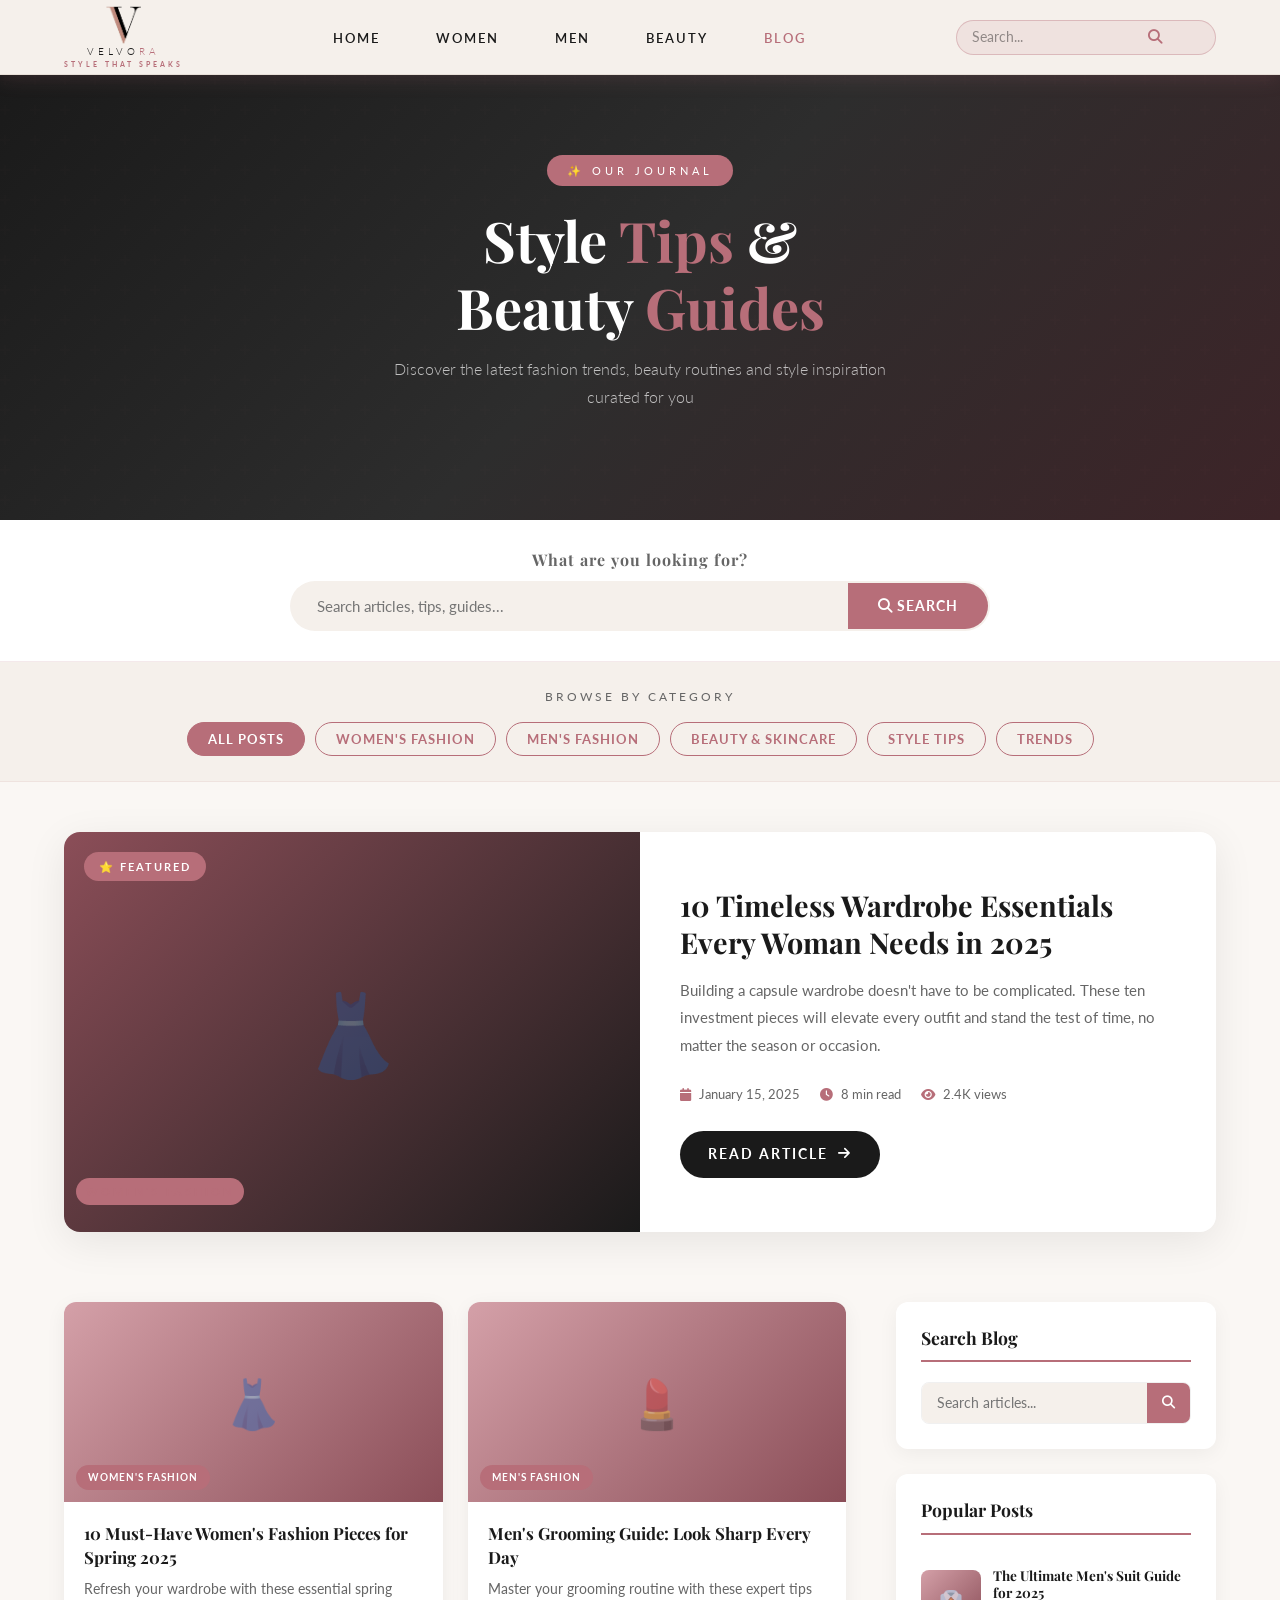
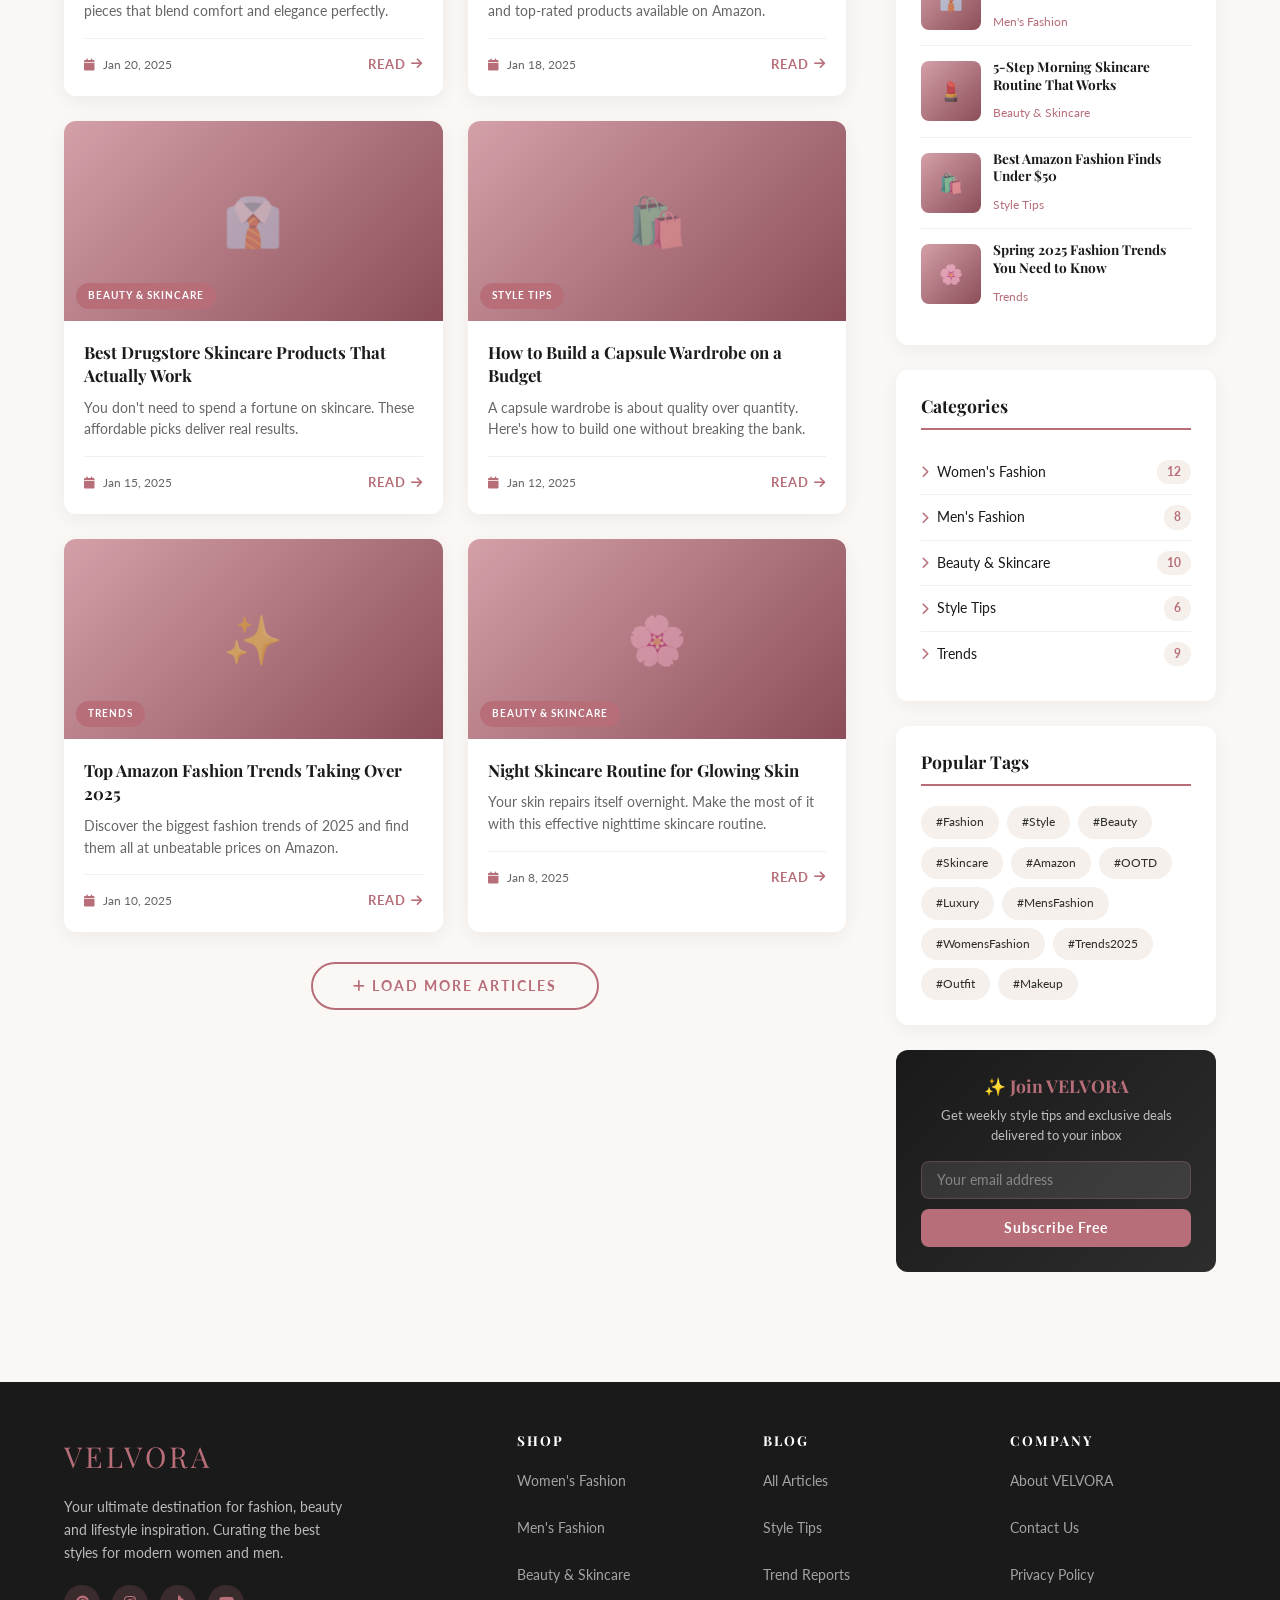
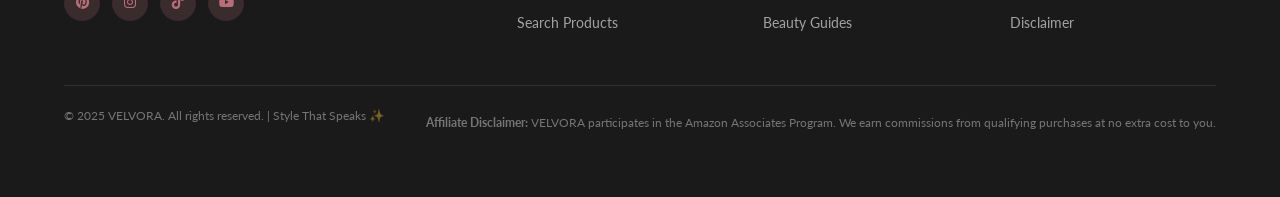
<file: blog.html>
<!DOCTYPE html>
<html lang="en">
<head>
    <meta charset="UTF-8">
    <meta name="viewport" content="width=device-width, initial-scale=1.0">
    <meta name="description" content="VELVORA Blog - Fashion tips, beauty guides, style inspiration and trend reports for modern women and men. Style That Speaks.">
    <meta name="keywords" content="fashion blog, style tips, beauty guide, outfit ideas, skincare routine, mens fashion, womens fashion, VELVORA">
    <meta name="author" content="VELVORA">
    <meta name="robots" content="index, follow">
    <title>Style Blog | VELVORA - Style That Speaks</title>

    <!-- Open Graph for Pinterest & Social Sharing -->
    <meta property="og:title" content="VELVORA Style Blog - Fashion & Beauty Tips">
    <meta property="og:description" content="Discover the latest fashion trends, beauty tips and style guides from VELVORA.">
    <meta property="og:type" content="website">
    <meta property="og:url" content="https://velvora.github.io/blog.html">
    <meta property="og:image" content="https://velvora.github.io/images/banner.jpg">
    <meta property="og:site_name" content="VELVORA">

    <!-- Twitter Card -->
    <meta name="twitter:card" content="summary_large_image">
    <meta name="twitter:title" content="VELVORA Style Blog">
    <meta name="twitter:description" content="Fashion tips, beauty guides and style inspiration.">

    <!-- Canonical -->
    <link rel="canonical" href="https://velvora.github.io/blog.html">

    <!-- Google Fonts -->
    <link href="https://fonts.googleapis.com/css2?family=Playfair+Display:ital,wght@0,400;0,600;0,700;1,400&family=Lato:wght@300;400;700&display=swap" rel="stylesheet">

    <!-- Font Awesome -->
    <link rel="stylesheet" href="https://cdnjs.cloudflare.com/ajax/libs/font-awesome/6.4.0/css/all.min.css">

    <!-- Main Stylesheet -->
    <link rel="stylesheet" href="style.css">

    <!-- Blog Schema Markup -->
    <script type="application/ld+json">
    {
        "@context": "https://schema.org",
        "@type": "Blog",
        "name": "VELVORA Style Blog",
        "description": "Fashion tips, beauty guides and style inspiration",
        "url": "https://velvora.github.io/blog.html",
        "publisher": {
            "@type": "Organization",
            "name": "VELVORA",
            "logo": "https://velvora.github.io/images/logo.png"
        }
    }
    </script>

    <style>
        /* ===== BLOG PAGE SPECIFIC STYLES ===== */
        :root {
            --rose-gold: #B76E79;
            --rose-gold-light: #D4A0A8;
            --rose-gold-dark: #8B4E58;
            --black: #1a1a1a;
            --dark-gray: #2d2d2d;
            --medium-gray: #666666;
            --light-gray: #f0f0f0;
            --beige: #F5F0EB;
            --cream: #FAF7F4;
            --white: #FFFFFF;
            --gold-accent: #C9A96E;
        }

        * { margin: 0; padding: 0; box-sizing: border-box; }

        body {
            font-family: 'Lato', sans-serif;
            background-color: var(--cream);
            color: var(--black);
            line-height: 1.7;
        }

        /* ===== NAVBAR ===== */
        .navbar {
            background: var(--black);
            padding: 0 5%;
            display: flex;
            align-items: center;
            justify-content: space-between;
            position: sticky;
            top: 0;
            z-index: 1000;
            height: 70px;
            box-shadow: 0 2px 20px rgba(0,0,0,0.3);
        }

        .nav-logo {
            font-family: 'Playfair Display', serif;
            font-size: 1.8rem;
            color: var(--rose-gold);
            text-decoration: none;
            letter-spacing: 3px;
            font-weight: 700;
        }

        .nav-logo span {
            color: var(--white);
            font-size: 0.6rem;
            letter-spacing: 4px;
            display: block;
            text-align: center;
            font-family: 'Lato', sans-serif;
            font-weight: 300;
        }

        .nav-links {
            display: flex;
            list-style: none;
            gap: 2rem;
            align-items: center;
        }

        .nav-links a {
            color: var(--white);
            text-decoration: none;
            font-size: 0.85rem;
            letter-spacing: 2px;
            text-transform: uppercase;
            transition: color 0.3s;
            font-weight: 400;
        }

        

        .nav-search {
            display: flex;
            align-items: center;
            background: rgba(255,255,255,0.1);
            border-radius: 25px;
            padding: 6px 15px;
            border: 1px solid rgba(183,110,121,0.3);
        }

        .nav-search input {
            background: none;
            border: none;
            color: var(--white);
            outline: none;
            font-size: 0.85rem;
            width: 180px;
            font-family: 'Lato', sans-serif;
        }

        .nav-search input::placeholder { color: rgba(255,255,255,0.5); }

        .nav-search button {
            background: none;
            border: none;
            color: var(--rose-gold);
            cursor: pointer;
            font-size: 0.9rem;
        }

        .hamburger {
            display: none;
            color: var(--white);
            font-size: 1.5rem;
            cursor: pointer;
        }

        /* ===== BLOG HERO ===== */
        .blog-hero {
            background: linear-gradient(135deg, var(--black) 0%, var(--dark-gray) 50%, #3d2428 100%);
            padding: 80px 5%;
            text-align: center;
            position: relative;
            overflow: hidden;
        }

        .blog-hero::before {
            content: '';
            position: absolute;
            top: 0; left: 0; right: 0; bottom: 0;
            background: url("data:image/svg+xml,%3Csvg width='60' height='60' viewBox='0 0 60 60' xmlns='http://www.w3.org/2000/svg'%3E%3Cg fill='none' fill-rule='evenodd'%3E%3Cg fill='%23B76E79' fill-opacity='0.05'%3E%3Cpath d='M36 34v-4h-2v4h-4v2h4v4h2v-4h4v-2h-4zm0-30V0h-2v4h-4v2h4v4h2V6h4V4h-4zM6 34v-4H4v4H0v2h4v4h2v-4h4v-2H6zM6 4V0H4v4H0v2h4v4h2V6h4V4H6z'/%3E%3C/g%3E%3C/g%3E%3C/svg%3E");
            opacity: 0.3;
        }

        .blog-hero-content { position: relative; z-index: 1; }

        .blog-hero-tag {
            display: inline-block;
            background: var(--rose-gold);
            color: var(--white);
            font-size: 0.7rem;
            letter-spacing: 4px;
            text-transform: uppercase;
            padding: 6px 20px;
            border-radius: 20px;
            margin-bottom: 20px;
            font-family: 'Lato', sans-serif;
        }

        .blog-hero h1 {
            font-family: 'Playfair Display', serif;
            font-size: clamp(2rem, 5vw, 3.5rem);
            color: var(--white);
            margin-bottom: 15px;
            line-height: 1.2;
        }

        .blog-hero h1 span { color: var(--rose-gold); }

        .blog-hero p {
            color: rgba(255,255,255,0.7);
            font-size: 1rem;
            max-width: 500px;
            margin: 0 auto 30px;
            font-weight: 300;
        }

        /* ===== BLOG SEARCH ===== */
        .blog-search-section {
            background: var(--white);
            padding: 30px 5%;
            border-bottom: 1px solid rgba(183,110,121,0.15);
            box-shadow: 0 2px 15px rgba(0,0,0,0.05);
        }

        .blog-search-wrapper {
            max-width: 700px;
            margin: 0 auto;
        }

        .blog-search-wrapper h3 {
            font-family: 'Playfair Display', serif;
            font-size: 1rem;
            color: var(--medium-gray);
            margin-bottom: 12px;
            text-align: center;
            letter-spacing: 1px;
        }

        .blog-search-bar {
            display: flex;
            background: var(--beige);
            border: 2px solid transparent;
            border-radius: 50px;
            overflow: hidden;
            transition: border-color 0.3s;
        }

        .blog-search-bar:focus-within { border-color: var(--rose-gold); }

        .blog-search-bar input {
            flex: 1;
            padding: 14px 25px;
            border: none;
            background: none;
            font-size: 0.95rem;
            outline: none;
            font-family: 'Lato', sans-serif;
            color: var(--black);
        }

        .blog-search-bar button {
            background: var(--rose-gold);
            color: var(--white);
            border: none;
            padding: 14px 30px;
            cursor: pointer;
            font-size: 0.9rem;
            font-family: 'Lato', sans-serif;
            letter-spacing: 1px;
            text-transform: uppercase;
            transition: background 0.3s;
            font-weight: 700;
        }

        .blog-search-bar button:hover { background: var(--rose-gold-dark); }

        /* ===== CATEGORIES FILTER ===== */
        .categories-filter {
            padding: 25px 5%;
            background: var(--beige);
            text-align: center;
            border-bottom: 1px solid rgba(183,110,121,0.1);
        }

        .filter-label {
            font-size: 0.75rem;
            letter-spacing: 3px;
            text-transform: uppercase;
            color: var(--medium-gray);
            margin-bottom: 15px;
            display: block;
        }

        .category-pills {
            display: flex;
            flex-wrap: wrap;
            gap: 10px;
            justify-content: center;
        }

        .category-pill {
            padding: 8px 20px;
            border-radius: 25px;
            border: 1.5px solid var(--rose-gold);
            color: var(--rose-gold);
            background: transparent;
            cursor: pointer;
            font-size: 0.8rem;
            letter-spacing: 1px;
            text-transform: uppercase;
            transition: all 0.3s;
            font-family: 'Lato', sans-serif;
            font-weight: 700;
        }

        .category-pill:hover,
        .category-pill.active {
            background: var(--rose-gold);
            color: var(--white);
        }

        /* ===== BLOG MAIN LAYOUT ===== */
        .blog-main {
            max-width: 1300px;
            margin: 0 auto;
            padding: 50px 5%;
            display: grid;
            grid-template-columns: 1fr 320px;
            gap: 50px;
            align-items: start;
        }

        /* ===== FEATURED POST ===== */
        .featured-post {
            grid-column: 1 / -1;
            background: var(--white);
            border-radius: 16px;
            overflow: hidden;
            display: grid;
            grid-template-columns: 1fr 1fr;
            box-shadow: 0 10px 40px rgba(0,0,0,0.08);
            margin-bottom: 20px;
            transition: transform 0.3s, box-shadow 0.3s;
        }

        .featured-post:hover {
            transform: translateY(-5px);
            box-shadow: 0 20px 60px rgba(183,110,121,0.15);
        }

        .featured-post-image {
            background: linear-gradient(135deg, var(--rose-gold-dark), var(--black));
            min-height: 400px;
            display: flex;
            align-items: center;
            justify-content: center;
            position: relative;
            overflow: hidden;
        }

        .featured-post-image img {
            width: 100%;
            height: 100%;
            object-fit: cover;
            position: absolute;
            top: 0; left: 0;
        }

        .featured-post-image .img-placeholder {
            font-size: 5rem;
            opacity: 0.3;
        }

        .featured-badge {
            position: absolute;
            top: 20px;
            left: 20px;
            background: var(--rose-gold);
            color: var(--white);
            padding: 5px 15px;
            border-radius: 20px;
            font-size: 0.7rem;
            letter-spacing: 2px;
            text-transform: uppercase;
            font-weight: 700;
            z-index: 2;
        }

        .featured-post-content {
            padding: 50px 40px;
            display: flex;
            flex-direction: column;
            justify-content: center;
        }

        .post-category-tag {
            font-size: 0.7rem;
            letter-spacing: 3px;
            text-transform: uppercase;
            color: var(--rose-gold);
            font-weight: 700;
            margin-bottom: 15px;
        }

        .featured-post-content h2 {
            font-family: 'Playfair Display', serif;
            font-size: 1.8rem;
            color: var(--black);
            margin-bottom: 15px;
            line-height: 1.3;
        }

        .featured-post-content p {
            color: var(--medium-gray);
            font-size: 0.95rem;
            line-height: 1.8;
            margin-bottom: 25px;
        }

        .post-meta {
            display: flex;
            align-items: center;
            gap: 20px;
            margin-bottom: 25px;
            font-size: 0.8rem;
            color: var(--medium-gray);
        }

        .post-meta i { color: var(--rose-gold); margin-right: 5px; }

        .read-more-btn {
            display: inline-flex;
            align-items: center;
            gap: 10px;
            background: var(--black);
            color: var(--white);
            padding: 12px 28px;
            border-radius: 30px;
            text-decoration: none;
            font-size: 0.85rem;
            letter-spacing: 2px;
            text-transform: uppercase;
            font-weight: 700;
            transition: all 0.3s;
            width: fit-content;
        }

        .read-more-btn:hover {
            background: var(--rose-gold);
            transform: translateX(5px);
        }

        /* ===== BLOG GRID ===== */
        .blog-grid {
            display: grid;
            grid-template-columns: repeat(2, 1fr);
            gap: 25px;
        }

        .blog-card {
            background: var(--white);
            border-radius: 12px;
            overflow: hidden;
            box-shadow: 0 5px 20px rgba(0,0,0,0.06);
            transition: all 0.3s;
        }

        .blog-card:hover {
            transform: translateY(-5px);
            box-shadow: 0 15px 40px rgba(183,110,121,0.15);
        }

        .blog-card-image {
            height: 200px;
            background: linear-gradient(135deg, var(--rose-gold-light), var(--rose-gold-dark));
            display: flex;
            align-items: center;
            justify-content: center;
            position: relative;
            overflow: hidden;
        }

        .blog-card-image img {
            width: 100%;
            height: 100%;
            object-fit: cover;
        }

        .blog-card-image .img-icon {
            font-size: 3rem;
            color: rgba(255,255,255,0.4);
        }

        .blog-card-category {
            position: absolute;
            bottom: 12px;
            left: 12px;
            background: var(--rose-gold);
            color: var(--white);
            padding: 4px 12px;
            border-radius: 15px;
            font-size: 0.65rem;
            letter-spacing: 1px;
            text-transform: uppercase;
            font-weight: 700;
        }

        .blog-card-content { padding: 20px; }

        .blog-card-content h3 {
            font-family: 'Playfair Display', serif;
            font-size: 1.05rem;
            color: var(--black);
            margin-bottom: 10px;
            line-height: 1.4;
        }

        .blog-card-content p {
            color: var(--medium-gray);
            font-size: 0.85rem;
            line-height: 1.6;
            margin-bottom: 15px;
        }

        .blog-card-footer {
            display: flex;
            justify-content: space-between;
            align-items: center;
            padding-top: 15px;
            border-top: 1px solid var(--light-gray);
        }

        .blog-card-date {
            font-size: 0.75rem;
            color: var(--medium-gray);
        }

        .blog-card-date i { color: var(--rose-gold); margin-right: 5px; }

        .blog-card-link {
            color: var(--rose-gold);
            text-decoration: none;
            font-size: 0.8rem;
            font-weight: 700;
            letter-spacing: 1px;
            text-transform: uppercase;
            display: flex;
            align-items: center;
            gap: 5px;
            transition: gap 0.3s;
        }

        .blog-card-link:hover { gap: 10px; }

        /* ===== SIDEBAR ===== */
        .blog-sidebar { position: sticky; top: 90px; }

        .sidebar-widget {
            background: var(--white);
            border-radius: 12px;
            padding: 25px;
            margin-bottom: 25px;
            box-shadow: 0 5px 20px rgba(0,0,0,0.05);
        }

        .sidebar-widget h4 {
            font-family: 'Playfair Display', serif;
            font-size: 1.1rem;
            color: var(--black);
            margin-bottom: 20px;
            padding-bottom: 12px;
            border-bottom: 2px solid var(--rose-gold);
        }

        /* Sidebar Search */
        .sidebar-search {
            display: flex;
            border: 1.5px solid var(--light-gray);
            border-radius: 8px;
            overflow: hidden;
            transition: border-color 0.3s;
        }

        .sidebar-search:focus-within { border-color: var(--rose-gold); }

        .sidebar-search input {
            flex: 1;
            padding: 10px 15px;
            border: none;
            outline: none;
            font-family: 'Lato', sans-serif;
            font-size: 0.85rem;
            background: var(--beige);
        }

        .sidebar-search button {
            background: var(--rose-gold);
            border: none;
            color: var(--white);
            padding: 10px 15px;
            cursor: pointer;
            transition: background 0.3s;
        }

        .sidebar-search button:hover { background: var(--rose-gold-dark); }

        /* Popular Posts */
        .popular-post {
            display: flex;
            gap: 12px;
            align-items: center;
            padding: 12px 0;
            border-bottom: 1px solid var(--light-gray);
            text-decoration: none;
            transition: transform 0.2s;
        }

        .popular-post:last-child { border-bottom: none; }
        .popular-post:hover { transform: translateX(5px); }

        .popular-post-thumb {
            width: 60px;
            height: 60px;
            border-radius: 8px;
            background: linear-gradient(135deg, var(--rose-gold-light), var(--rose-gold-dark));
            flex-shrink: 0;
            display: flex;
            align-items: center;
            justify-content: center;
            color: rgba(255,255,255,0.6);
            font-size: 1.2rem;
            overflow: hidden;
        }

        .popular-post-thumb img {
            width: 100%;
            height: 100%;
            object-fit: cover;
        }

        .popular-post-info h5 {
            font-size: 0.85rem;
            color: var(--black);
            font-weight: 700;
            line-height: 1.3;
            margin-bottom: 4px;
        }

        .popular-post-info span {
            font-size: 0.75rem;
            color: var(--rose-gold);
        }

        /* Categories List */
        .category-list { list-style: none; }

        .category-list li {
            display: flex;
            justify-content: space-between;
            align-items: center;
            padding: 10px 0;
            border-bottom: 1px solid var(--light-gray);
        }

        .category-list li:last-child { border-bottom: none; }

        .category-list a {
            color: var(--black);
            text-decoration: none;
            font-size: 0.9rem;
            transition: color 0.3s;
            display: flex;
            align-items: center;
            gap: 8px;
        }

        .category-list a:hover { color: var(--rose-gold); }
        .category-list a i { color: var(--rose-gold); font-size: 0.75rem; }

        .category-count {
            background: var(--beige);
            color: var(--rose-gold);
            padding: 2px 10px;
            border-radius: 12px;
            font-size: 0.75rem;
            font-weight: 700;
        }

        /* Tags Cloud */
        .tags-cloud {
            display: flex;
            flex-wrap: wrap;
            gap: 8px;
        }

        .tag-item {
            background: var(--beige);
            color: var(--dark-gray);
            padding: 5px 14px;
            border-radius: 20px;
            font-size: 0.75rem;
            text-decoration: none;
            transition: all 0.3s;
            border: 1px solid transparent;
        }

        .tag-item:hover {
            background: var(--rose-gold);
            color: var(--white);
        }

        /* Newsletter Widget */
        .newsletter-widget {
            background: linear-gradient(135deg, var(--black), var(--dark-gray));
            color: var(--white);
            border-radius: 12px;
            padding: 25px;
            text-align: center;
        }

        .newsletter-widget h4 {
            font-family: 'Playfair Display', serif;
            font-size: 1.1rem;
            color: var(--rose-gold);
            margin-bottom: 10px;
            border-bottom: none;
            padding-bottom: 0;
        }

        .newsletter-widget p {
            font-size: 0.82rem;
            color: rgba(255,255,255,0.7);
            margin-bottom: 15px;
            line-height: 1.5;
        }

        .newsletter-widget input {
            width: 100%;
            padding: 10px 15px;
            border: none;
            border-radius: 8px;
            margin-bottom: 10px;
            font-family: 'Lato', sans-serif;
            font-size: 0.85rem;
            background: rgba(255,255,255,0.1);
            color: var(--white);
            border: 1px solid rgba(183,110,121,0.3);
        }

        .newsletter-widget input::placeholder { color: rgba(255,255,255,0.4); }
        .newsletter-widget input:focus { outline: none; border-color: var(--rose-gold); }

        .newsletter-widget button {
            width: 100%;
            padding: 11px;
            background: var(--rose-gold);
            color: var(--white);
            border: none;
            border-radius: 8px;
            cursor: pointer;
            font-family: 'Lato', sans-serif;
            font-weight: 700;
            letter-spacing: 1px;
            font-size: 0.85rem;
            transition: background 0.3s;
        }

        .newsletter-widget button:hover { background: var(--rose-gold-dark); }

        /* ===== LOAD MORE ===== */
        .load-more-section {
            text-align: center;
            padding: 30px 0;
            grid-column: 1;
        }

        .load-more-btn {
            background: transparent;
            border: 2px solid var(--rose-gold);
            color: var(--rose-gold);
            padding: 14px 40px;
            border-radius: 30px;
            cursor: pointer;
            font-family: 'Lato', sans-serif;
            font-size: 0.85rem;
            letter-spacing: 2px;
            text-transform: uppercase;
            font-weight: 700;
            transition: all 0.3s;
        }

        .load-more-btn:hover {
            background: var(--rose-gold);
            color: var(--white);
        }

        /* ===== NO RESULTS ===== */
        .no-results {
            text-align: center;
            padding: 60px 20px;
            display: none;
            grid-column: 1 / -1;
        }

        .no-results i {
            font-size: 3rem;
            color: var(--rose-gold-light);
            margin-bottom: 15px;
        }

        .no-results h3 {
            font-family: 'Playfair Display', serif;
            font-size: 1.3rem;
            margin-bottom: 10px;
        }

        /* ===== FOOTER ===== */
        footer {
            background: var(--black);
            color: rgba(255,255,255,0.7);
            padding: 50px 5% 25px;
            margin-top: 60px;
        }

        .footer-grid {
            display: grid;
            grid-template-columns: 2fr 1fr 1fr 1fr;
            gap: 40px;
            margin-bottom: 40px;
        }

        .footer-brand .footer-logo {
            font-family: 'Playfair Display', serif;
            font-size: 1.8rem;
            color: var(--rose-gold);
            letter-spacing: 3px;
            margin-bottom: 15px;
            display: block;
        }

        .footer-brand p {
            font-size: 0.85rem;
            line-height: 1.7;
            margin-bottom: 20px;
        }

        .footer-social { display: flex; gap: 12px; }

        .footer-social a {
            width: 36px;
            height: 36px;
            border-radius: 50%;
            background: rgba(183,110,121,0.2);
            display: flex;
            align-items: center;
            justify-content: center;
            color: var(--rose-gold);
            text-decoration: none;
            transition: all 0.3s;
            font-size: 0.85rem;
        }

        .footer-social a:hover { background: var(--rose-gold); color: var(--white); }

        .footer-col h5 {
            color: var(--white);
            font-size: 0.85rem;
            letter-spacing: 2px;
            text-transform: uppercase;
            margin-bottom: 18px;
            font-family: 'Playfair Display', serif;
        }

        .footer-col ul { list-style: none; }

        .footer-col ul li { margin-bottom: 10px; }

        .footer-col ul li a {
            color: rgba(255,255,255,0.6);
            text-decoration: none;
            font-size: 0.85rem;
            transition: color 0.3s;
        }

        .footer-col ul li a:hover { color: var(--rose-gold); }

        .footer-bottom {
            border-top: 1px solid rgba(255,255,255,0.1);
            padding-top: 20px;
            text-align: center;
            font-size: 0.78rem;
            color: rgba(255,255,255,0.4);
            line-height: 1.6;
        }

        /* ===== RESPONSIVE ===== */
        @media (max-width: 1024px) {
            .blog-main { grid-template-columns: 1fr; }
            .blog-sidebar { position: static; }
            .featured-post { grid-template-columns: 1fr; }
            .featured-post-image { min-height: 250px; }
            .footer-grid { grid-template-columns: 1fr 1fr; }
        }

        @media (max-width: 768px) {
            .nav-links, .nav-search { display: none; }
            .hamburger { display: block; }
            .blog-grid { grid-template-columns: 1fr; }
            .footer-grid { grid-template-columns: 1fr; }
            .featured-post { grid-column: 1; }
        }

        /* ===== ANIMATIONS ===== */
        @keyframes fadeInUp {
            from { opacity: 0; transform: translateY(30px); }
            to { opacity: 1; transform: translateY(0); }
        }

        .blog-card, .featured-post {
            animation: fadeInUp 0.5s ease forwards;
        }
        /* ===== NAVBAR ===== */
    .navbar{background:#F5F0EB;padding:0 5%;display:flex;align-items:center;justify-content:space-between;position:sticky;top:0;z-index:1000;height:75px;box-shadow:0 2px 20px rgba(183,110,121,.2);transition:box-shadow .3s}
    .navbar.scrolled{box-shadow:0 4px 30px rgba(183,110,121,.3)}
    .nav-logo{text-decoration:none;display:flex;flex-direction:column;align-items:center;gap:3px;line-height:1;transition:opacity .3s}
    .nav-logo:hover{opacity:.8}
    .nav-logo .logo-v-img{height:38px;width:auto;object-fit:contain;display:block}
    .nav-logo .logo-text{display:flex;align-items:baseline;letter-spacing:4px;font-family:'Playfair Display',serif;font-size:1rem;font-weight:700;text-transform:uppercase}
    .nav-logo .logo-black{color:#1a1a1a}
    .nav-logo .logo-rose{color:#B76E79}
    .nav-logo .logo-tagline{color:#B76E79;font-size:.45rem;letter-spacing:3px;font-family:'Lato',sans-serif;font-weight:700;text-transform:uppercase;white-space:nowrap;margin-top:1px}
    .nav-links{display:flex;list-style:none;gap:2rem;align-items:center}
    .nav-links a{color:#1a1a1a;text-decoration:none;font-size:.82rem;letter-spacing:2px;text-transform:uppercase;transition:color .3s;font-weight:600}
    .nav-links a:hover,.nav-links a.active{color:#B76E79}
    .nav-search{display:flex;align-items:center;background:rgba(183,110,121,.1);border-radius:25px;padding:6px 15px;border:1.5px solid rgba(183,110,121,.35)}
    .nav-search input{background:none;border:none;color:#1a1a1a;outline:none;font-size:.85rem;width:160px;font-family:'Lato',sans-serif}
    .nav-search input::placeholder{color:rgba(0,0,0,.4)}
    .nav-search button{background:none;border:none;color:#B76E79;cursor:pointer;font-size:.9rem;padding:0 0 0 8px}
    .hamburger{display:none;color:#1a1a1a;font-size:1.5rem;cursor:pointer;background:none;border:none}
    .mobile-menu{display:none;flex-direction:column;background:#F5F0EB;padding:20px 5%;border-bottom:2px solid rgba(183,110,121,.2)}
    .mobile-menu.open{display:flex}
    .mobile-menu a{color:#1a1a1a;text-decoration:none;padding:12px 0;border-bottom:1px solid rgba(183,110,121,.15);font-size:.9rem;letter-spacing:1px;font-weight:600}
    </style>
</head>
<body>

    <!-- ===== NAVBAR ===== -->
<nav class="navbar" id="navbar">
  <a href="index.html" class="nav-logo">
    <img src="images/v-symbol.png" alt="V" class="logo-v-img">
    <div class="logo-text"><span class="logo-black">VELVO</span><span class="logo-rose">RA</span></div>
    <span class="logo-tagline">Style That Speaks</span>
  </a>
  <ul class="nav-links">
    <li><a href="index.html">Home</a></li>
    <li><a href="womens-fashion.html">Women</a></li>
    <li><a href="mens-fashion.html">Men</a></li>
    <li><a href="beauty-skincare.html">Beauty</a></li>
    <li><a href="blog.html" class="active">Blog</a></li>
  </ul>
  <div class="nav-search">
    <input type="text" id="navSearchInput" placeholder="Search..." data-search-input>
    <button data-search-btn><i class="fas fa-search"></i></button>
  </div>
  <div class="hamburger" id="menuToggle"><i class="fas fa-bars"></i></div>
</nav>
<nav class="mobile-menu" id="mobileNav">
  <a href="index.html">Home</a>
  <a href="womens-fashion.html">Women's Fashion</a>
  <a href="mens-fashion.html">Men's Fashion</a>
  <a href="beauty-skincare.html">Beauty & Skincare</a>
  <a href="blog.html">Blog</a>
</nav>

    <!-- ===== BLOG HERO ===== -->
    <section class="blog-hero">
        <div class="blog-hero-content">
            <span class="blog-hero-tag">✨ Our Journal</span>
            <h1>Style <span>Tips</span> &<br>Beauty <span>Guides</span></h1>
            <p>Discover the latest fashion trends, beauty routines and style inspiration curated for you</p>
        </div>
    </section>

    <!-- ===== BLOG SEARCH ===== -->
    <section class="blog-search-section">
        <div class="blog-search-wrapper">
            <h3>What are you looking for?</h3>
            <div class="blog-search-bar">
                <input type="text" id="blogSearchInput" placeholder="Search articles, tips, guides...">
                <button onclick="searchBlog()"><i class="fas fa-search"></i> Search</button>
            </div>
        </div>
    </section>

    <!-- ===== CATEGORIES FILTER ===== -->
    <section class="categories-filter">
        <span class="filter-label">Browse by Category</span>
        <div class="category-pills">
            <button class="category-pill active" onclick="filterCategory('all', this)">All Posts</button>
            <button class="category-pill" onclick="filterCategory('womens-fashion', this)">Women's Fashion</button>
            <button class="category-pill" onclick="filterCategory('mens-fashion', this)">Men's Fashion</button>
            <button class="category-pill" onclick="filterCategory('beauty', this)">Beauty & Skincare</button>
            <button class="category-pill" onclick="filterCategory('style-tips', this)">Style Tips</button>
            <button class="category-pill" onclick="filterCategory('trends', this)">Trends</button>
        </div>
    </section>

    <!-- ===== BLOG MAIN ===== -->
    <main class="blog-main">

        <!-- Featured Post -->
        <article class="featured-post" id="featuredPost">
            <div class="featured-post-image">
                <span class="featured-badge">⭐ Featured</span>
                <div class="img-placeholder">👗</div>
            </div>
            <div class="featured-post-content">
                <span class="post-category-tag">Women's Fashion</span>
                <h2>10 Timeless Wardrobe Essentials Every Woman Needs in 2025</h2>
                <p>Building a capsule wardrobe doesn't have to be complicated. These ten investment pieces will elevate every outfit and stand the test of time, no matter the season or occasion.</p>
                <div class="post-meta">
                    <span><i class="fas fa-calendar"></i> January 15, 2025</span>
                    <span><i class="fas fa-clock"></i> 8 min read</span>
                    <span><i class="fas fa-eye"></i> 2.4K views</span>
                </div>
                <a href="blog/timeless-wardrobe-essentials.html" class="read-more-btn">
                    Read Article <i class="fas fa-arrow-right"></i>
                </a>
            </div>
        </article>

        <!-- Blog Posts Grid -->
        <div>
            <div class="blog-grid" id="blogGrid">
                <!-- Posts inserted by JS -->
            </div>

            <div class="no-results" id="noResults">
                <i class="fas fa-search"></i>
                <h3>No articles found</h3>
                <p>Try a different search term or browse all categories</p>
            </div>

            <div class="load-more-section">
                <button class="load-more-btn" onclick="loadMore()">
                    <i class="fas fa-plus"></i> Load More Articles
                </button>
            </div>
        </div>

        <!-- Sidebar -->
        <aside class="blog-sidebar">

            <!-- Sidebar Search -->
            <div class="sidebar-widget">
                <h4>Search Blog</h4>
                <div class="sidebar-search">
                    <input type="text" id="sidebarSearch" placeholder="Search articles...">
                    <button onclick="sidebarSearchFn()"><i class="fas fa-search"></i></button>
                </div>
            </div>

            <!-- Popular Posts -->
            <div class="sidebar-widget">
                <h4>Popular Posts</h4>
                <a href="blog/mens-suit-guide.html" class="popular-post">
                    <div class="popular-post-thumb">👔</div>
                    <div class="popular-post-info">
                        <h5>The Ultimate Men's Suit Guide for 2025</h5>
                        <span>Men's Fashion</span>
                    </div>
                </a>
                <a href="blog/skincare-routine.html" class="popular-post">
                    <div class="popular-post-thumb">💄</div>
                    <div class="popular-post-info">
                        <h5>5-Step Morning Skincare Routine That Works</h5>
                        <span>Beauty & Skincare</span>
                    </div>
                </a>
                <a href="blog/amazon-fashion-finds.html" class="popular-post">
                    <div class="popular-post-thumb">🛍️</div>
                    <div class="popular-post-info">
                        <h5>Best Amazon Fashion Finds Under $50</h5>
                        <span>Style Tips</span>
                    </div>
                </a>
                <a href="blog/spring-trends.html" class="popular-post">
                    <div class="popular-post-thumb">🌸</div>
                    <div class="popular-post-info">
                        <h5>Spring 2025 Fashion Trends You Need to Know</h5>
                        <span>Trends</span>
                    </div>
                </a>
            </div>

            <!-- Categories -->
            <div class="sidebar-widget">
                <h4>Categories</h4>
                <ul class="category-list">
                    <li>
                        <a href="#" onclick="filterCategory('womens-fashion', null)">
                            <i class="fas fa-chevron-right"></i> Women's Fashion
                        </a>
                        <span class="category-count">12</span>
                    </li>
                    <li>
                        <a href="#" onclick="filterCategory('mens-fashion', null)">
                            <i class="fas fa-chevron-right"></i> Men's Fashion
                        </a>
                        <span class="category-count">8</span>
                    </li>
                    <li>
                        <a href="#" onclick="filterCategory('beauty', null)">
                            <i class="fas fa-chevron-right"></i> Beauty & Skincare
                        </a>
                        <span class="category-count">10</span>
                    </li>
                    <li>
                        <a href="#" onclick="filterCategory('style-tips', null)">
                            <i class="fas fa-chevron-right"></i> Style Tips
                        </a>
                        <span class="category-count">6</span>
                    </li>
                    <li>
                        <a href="#" onclick="filterCategory('trends', null)">
                            <i class="fas fa-chevron-right"></i> Trends
                        </a>
                        <span class="category-count">9</span>
                    </li>
                </ul>
            </div>

            <!-- Tags -->
            <div class="sidebar-widget">
                <h4>Popular Tags</h4>
                <div class="tags-cloud">
                    <a href="#" class="tag-item">#Fashion</a>
                    <a href="#" class="tag-item">#Style</a>
                    <a href="#" class="tag-item">#Beauty</a>
                    <a href="#" class="tag-item">#Skincare</a>
                    <a href="#" class="tag-item">#Amazon</a>
                    <a href="#" class="tag-item">#OOTD</a>
                    <a href="#" class="tag-item">#Luxury</a>
                    <a href="#" class="tag-item">#MensFashion</a>
                    <a href="#" class="tag-item">#WomensFashion</a>
                    <a href="#" class="tag-item">#Trends2025</a>
                    <a href="#" class="tag-item">#Outfit</a>
                    <a href="#" class="tag-item">#Makeup</a>
                </div>
            </div>

            <!-- Newsletter -->
            <div class="newsletter-widget">
                <h4>✨ Join VELVORA</h4>
                <p>Get weekly style tips and exclusive deals delivered to your inbox</p>
                <input type="email" placeholder="Your email address">
                <button>Subscribe Free</button>
            </div>

        </aside>

    </main>

    <!-- ===== FOOTER ===== -->
    <footer>
        <div class="footer-grid">
            <div class="footer-brand">
                <span class="footer-logo">VELVORA</span>
                <p>Your ultimate destination for fashion, beauty and lifestyle inspiration. Curating the best styles for modern women and men.</p>
                <div class="footer-social">
                    <a href="#"><i class="fab fa-pinterest"></i></a>
                    <a href="#"><i class="fab fa-instagram"></i></a>
                    <a href="#"><i class="fab fa-tiktok"></i></a>
                    <a href="#"><i class="fab fa-youtube"></i></a>
                </div>
            </div>
            <div class="footer-col">
                <h5>Shop</h5>
                <ul>
                    <li><a href="womens-fashion.html">Women's Fashion</a></li>
                    <li><a href="mens-fashion.html">Men's Fashion</a></li>
                    <li><a href="beauty-skincare.html">Beauty & Skincare</a></li>
                    <li><a href="search.html">Search Products</a></li>
                </ul>
            </div>
            <div class="footer-col">
                <h5>Blog</h5>
                <ul>
                    <li><a href="blog.html">All Articles</a></li>
                    <li><a href="#">Style Tips</a></li>
                    <li><a href="#">Trend Reports</a></li>
                    <li><a href="#">Beauty Guides</a></li>
                </ul>
            </div>
            <div class="footer-col">
                <h5>Company</h5>
                <ul>
                    <li><a href="#">About VELVORA</a></li>
                    <li><a href="#">Contact Us</a></li>
                    <li><a href="#">Privacy Policy</a></li>
                    <li><a href="#">Disclaimer</a></li>
                </ul>
            </div>
        </div>
        <div class="footer-bottom">
            <p>© 2025 VELVORA. All rights reserved. | Style That Speaks ✨</p>
            <p style="margin-top:8px; font-size:0.72rem;">
                <strong>Affiliate Disclaimer:</strong> VELVORA participates in the Amazon Associates Program. We earn commissions from qualifying purchases at no extra cost to you.
            </p>
        </div>
    </footer>

    <!-- Load posts.js -->
    <script src="posts.js"></script>

    <script>
        // ===== RENDER BLOG POSTS =====
        let currentPosts = [];
        let displayCount = 6;

        function renderPosts(postsToShow) {
            const grid = document.getElementById('blogGrid');
            const noResults = document.getElementById('noResults');
            const icons = ['👗','💄','👔','🛍️','✨','🌸','💋','👠','🧴','🪞'];

            if (!postsToShow || postsToShow.length === 0) {
                grid.innerHTML = '';
                noResults.style.display = 'block';
                return;
            }

            noResults.style.display = 'none';
            grid.innerHTML = postsToShow.slice(0, displayCount).map((post, i) => `
                <article class="blog-card" data-category="${post.category || 'general'}">
                    <div class="blog-card-image">
                        ${post.image
                            ? `<img src="${post.image}" alt="${post.title}" loading="lazy">`
                            : `<span class="img-icon">${icons[i % icons.length]}</span>`
                        }
                        <span class="blog-card-category">${post.categoryLabel || post.category || 'Fashion'}</span>
                    </div>
                    <div class="blog-card-content">
                        <h3>${post.title}</h3>
                        <p>${post.excerpt || post.description || ''}</p>
                        <div class="blog-card-footer">
                            <span class="blog-card-date">
                                <i class="fas fa-calendar"></i> ${post.date || 'Jan 2025'}
                            </span>
                            <a href="${post.url || post.slug || '#'}" class="blog-card-link">
                                Read <i class="fas fa-arrow-right"></i>
                            </a>
                        </div>
                    </div>
                </article>
            `).join('');
        }

        function initBlog() {
            // Try to use posts from posts.js, fallback to sample posts
            if (typeof blogPosts !== 'undefined' && blogPosts.length > 0) {
                currentPosts = blogPosts;
            } else {
                currentPosts = getSamplePosts();
            }
            renderPosts(currentPosts);
        }

        function getSamplePosts() {
            return [
                { title: "10 Must-Have Women's Fashion Pieces for Spring 2025", excerpt: "Refresh your wardrobe with these essential spring pieces that blend comfort and elegance perfectly.", category: "womens-fashion", categoryLabel: "Women's Fashion", date: "Jan 20, 2025", url: "blog/spring-wardrobe-2025.html" },
                { title: "Men's Grooming Guide: Look Sharp Every Day", excerpt: "Master your grooming routine with these expert tips and top-rated products available on Amazon.", category: "mens-fashion", categoryLabel: "Men's Fashion", date: "Jan 18, 2025", url: "blog/mens-grooming-guide.html" },
                { title: "Best Drugstore Skincare Products That Actually Work", excerpt: "You don't need to spend a fortune on skincare. These affordable picks deliver real results.", category: "beauty", categoryLabel: "Beauty & Skincare", date: "Jan 15, 2025", url: "blog/drugstore-skincare.html" },
                { title: "How to Build a Capsule Wardrobe on a Budget", excerpt: "A capsule wardrobe is about quality over quantity. Here's how to build one without breaking the bank.", category: "style-tips", categoryLabel: "Style Tips", date: "Jan 12, 2025", url: "blog/capsule-wardrobe-budget.html" },
                { title: "Top Amazon Fashion Trends Taking Over 2025", excerpt: "Discover the biggest fashion trends of 2025 and find them all at unbeatable prices on Amazon.", category: "trends", categoryLabel: "Trends", date: "Jan 10, 2025", url: "blog/amazon-fashion-trends-2025.html" },
                { title: "Night Skincare Routine for Glowing Skin", excerpt: "Your skin repairs itself overnight. Make the most of it with this effective nighttime skincare routine.", category: "beauty", categoryLabel: "Beauty & Skincare", date: "Jan 8, 2025", url: "blog/night-skincare-routine.html" },
                { title: "Smart Casual Men's Outfits for Every Occasion", excerpt: "Master the smart casual dress code with these versatile outfit ideas that work for any occasion.", category: "mens-fashion", categoryLabel: "Men's Fashion", date: "Jan 5, 2025", url: "blog/smart-casual-mens-outfits.html" },
                { title: "Women's Accessories That Elevate Any Outfit", excerpt: "The right accessories can transform a simple outfit into a stunning look. Here are our top picks.", category: "womens-fashion", categoryLabel: "Women's Fashion", date: "Jan 3, 2025", url: "blog/womens-accessories-guide.html" }
            ];
        }

        // ===== FILTER BY CATEGORY =====
        function filterCategory(category, btn) {
            if (btn) {
                document.querySelectorAll('.category-pill').forEach(p => p.classList.remove('active'));
                btn.classList.add('active');
            }

            displayCount = 6;
            if (category === 'all') {
                currentPosts = typeof blogPosts !== 'undefined' ? blogPosts : getSamplePosts();
            } else {
                const allPosts = typeof blogPosts !== 'undefined' ? blogPosts : getSamplePosts();
                currentPosts = allPosts.filter(p => p.category === category);
            }
            renderPosts(currentPosts);
            document.getElementById('blogGrid').scrollIntoView({ behavior: 'smooth', block: 'start' });
        }

        // ===== SEARCH =====
        function searchBlog() {
            const query = document.getElementById('blogSearchInput').value.toLowerCase().trim();
            if (!query) { initBlog(); return; }
            const allPosts = typeof blogPosts !== 'undefined' ? blogPosts : getSamplePosts();
            currentPosts = allPosts.filter(p =>
                p.title.toLowerCase().includes(query) ||
                (p.excerpt || '').toLowerCase().includes(query) ||
                (p.category || '').toLowerCase().includes(query)
            );
            renderPosts(currentPosts);
        }

        function sidebarSearchFn() {
            const query = document.getElementById('sidebarSearch').value;
            document.getElementById('blogSearchInput').value = query;
            searchBlog();
            document.getElementById('blogGrid').scrollIntoView({ behavior: 'smooth' });
        }

        function navSearch() {
            const query = document.getElementById('navSearchInput').value.trim();
            if (query) window.location.href = `search.html?q=${encodeURIComponent(query)}`;
        }

        // ===== LOAD MORE =====
        function loadMore() {
            displayCount += 4;
            renderPosts(currentPosts);
        }

        // ===== KEYBOARD SEARCH =====
        document.getElementById('blogSearchInput').addEventListener('keypress', e => {
            if (e.key === 'Enter') searchBlog();
        });
        document.getElementById('navSearchInput').addEventListener('keypress', e => {
            if (e.key === 'Enter') navSearch();
        });

        // ===== MOBILE MENU =====
        function toggleMenu() {
            const links = document.querySelector('.nav-links');
            links.style.display = links.style.display === 'flex' ? 'none' : 'flex';
        }

        // ===== INIT =====
        document.addEventListener('DOMContentLoaded', initBlog);
    </script>

</body>
</html>
</file>
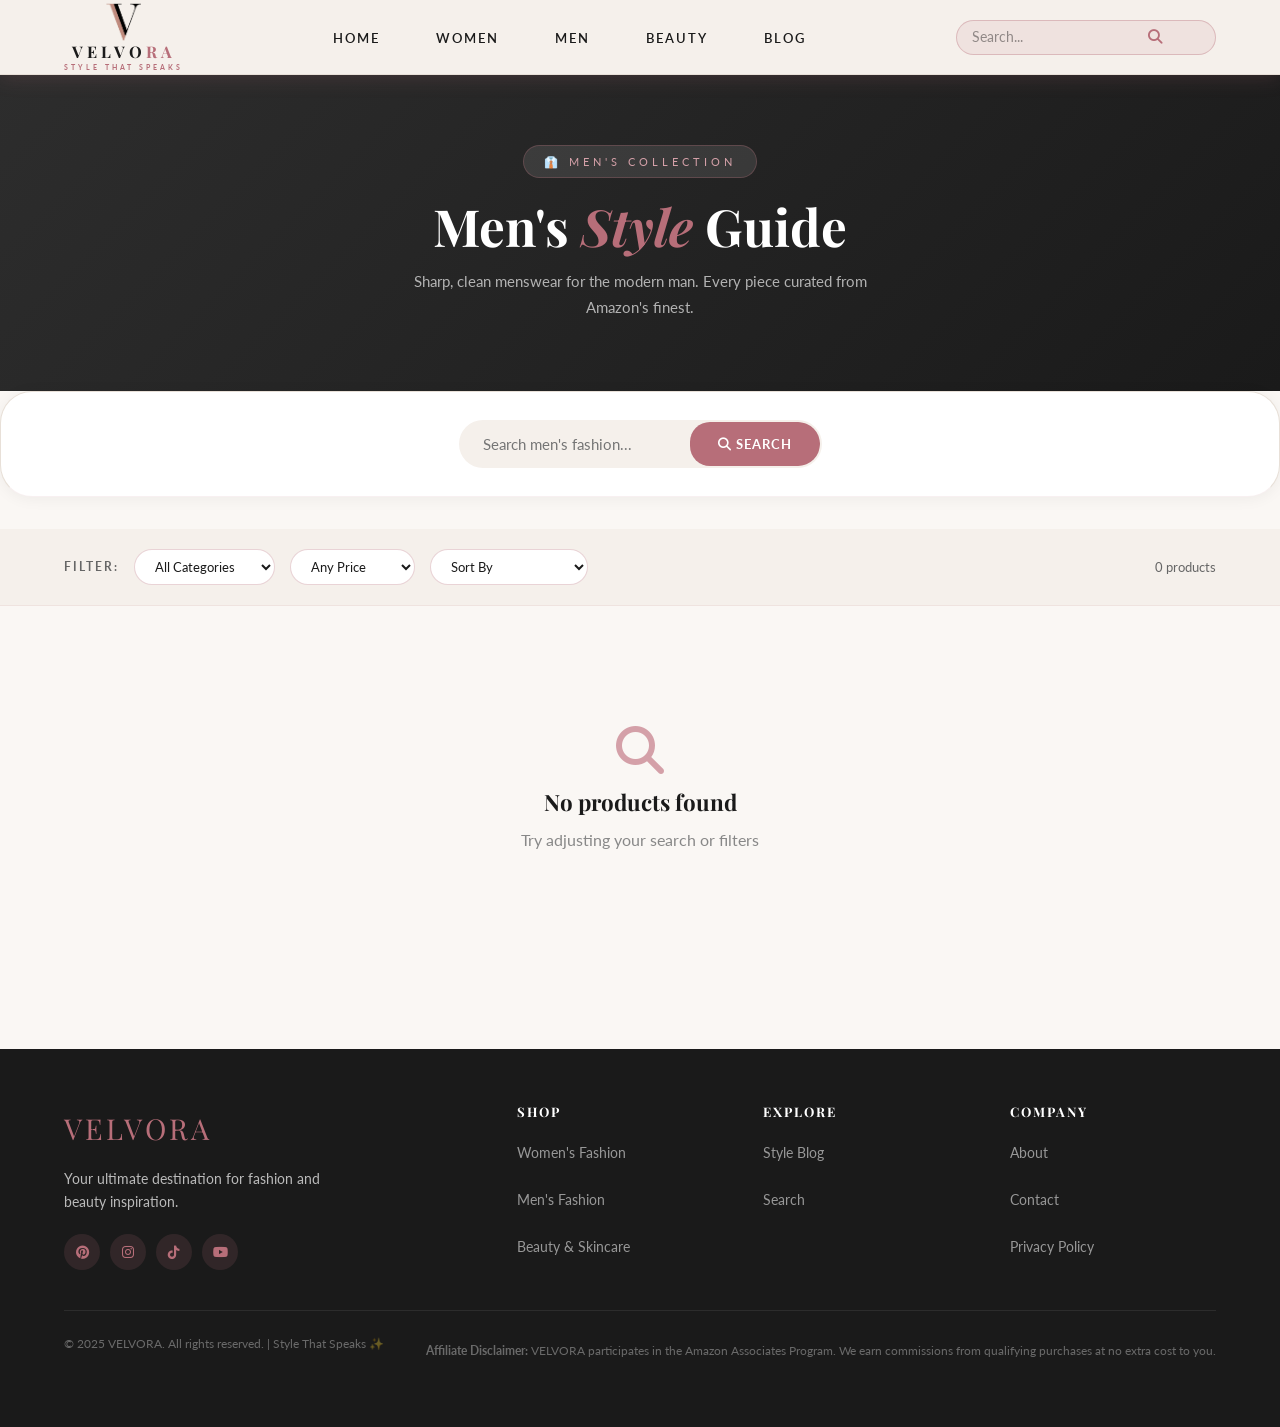
<file: mens-fashion.html>
<!DOCTYPE html>
<html lang="en">
<head>
  <meta charset="UTF-8">
  <meta name="viewport" content="width=device-width, initial-scale=1.0">
  <title>Men's Fashion | VELVORA - Style That Speaks</title>
  <meta name="description" content="Shop the best men's fashion on Amazon. Curated blazers, shirts, chinos and more. Hand-picked by VELVORA for the modern man.">
  <meta name="keywords" content="mens fashion, men outfits, men clothing amazon, blazer, chinos, oxford shirt, VELVORA">
  <meta name="robots" content="index, follow">
  <link rel="canonical" href="https://velvora.github.io/mens-fashion.html">
  <meta property="og:title" content="Men's Fashion - VELVORA">
  <meta property="og:description" content="Curated men's fashion picks. Shop on Amazon with fast US shipping.">
  <meta property="og:url" content="https://velvora.github.io/mens-fashion.html">
  <link href="https://fonts.googleapis.com/css2?family=Playfair+Display:ital,wght@0,400;0,600;0,700;1,400&family=Lato:wght@300;400;700&display=swap" rel="stylesheet">
  <link rel="stylesheet" href="https://cdnjs.cloudflare.com/ajax/libs/font-awesome/6.4.0/css/all.min.css">
  <link rel="stylesheet" href="style.css">
  <style>
    :root{--rose-gold:#B76E79;--rose-gold-light:#D4A0A8;--rose-gold-dark:#8B4E58;--black:#1a1a1a;--dark-gray:#2d2d2d;--medium-gray:#666;--light-gray:#f0f0f0;--beige:#F5F0EB;--cream:#FAF7F4;--white:#fff;--gold:#C9A96E}
    *{margin:0;padding:0;box-sizing:border-box}
    body{font-family:'Lato',sans-serif;background:var(--cream);color:var(--black);line-height:1.7}
    
    
    
    
    
    
    
    
    
    
    
    
    
    
    .page-hero{background:linear-gradient(135deg,var(--dark-gray) 0%,var(--black) 100%);padding:70px 5%;text-align:center}
    .page-hero-tag{display:inline-block;background:rgba(255,255,255,.1);color:var(--rose-gold-light);font-size:.7rem;letter-spacing:4px;text-transform:uppercase;padding:6px 20px;border-radius:20px;margin-bottom:18px;border:1px solid rgba(183,110,121,.3)}
    .page-hero h1{font-family:'Playfair Display',serif;font-size:clamp(2rem,5vw,3.2rem);color:var(--white);margin-bottom:12px}
    .page-hero h1 span{color:var(--rose-gold);font-style:italic}
    .page-hero p{color:rgba(255,255,255,.65);font-size:.95rem;max-width:500px;margin:0 auto}
    .page-search{background:var(--white);padding:28px 5%;border-bottom:1px solid rgba(183,110,121,.1);box-shadow:0 2px 15px rgba(0,0,0,.05)}
    .search-wrap{max-width:650px;margin:0 auto}
    .search-bar{display:flex;background:var(--beige);border:2px solid transparent;border-radius:50px;overflow:hidden;transition:border-color .3s}
    .search-bar:focus-within{border-color:var(--rose-gold)}
    .search-bar input{flex:1;padding:13px 22px;border:none;background:none;font-size:.93rem;outline:none;font-family:'Lato',sans-serif;color:var(--black)}
    .search-bar button{background:var(--rose-gold);color:var(--white);border:none;padding:13px 28px;cursor:pointer;font-size:.82rem;font-family:'Lato',sans-serif;letter-spacing:1px;text-transform:uppercase;font-weight:700;transition:background .3s}
    .search-bar button:hover{background:var(--rose-gold-dark)}
    .filters-bar{background:var(--beige);padding:20px 5%;display:flex;gap:15px;align-items:center;flex-wrap:wrap;border-bottom:1px solid rgba(183,110,121,.1)}
    .filter-label{font-size:.75rem;letter-spacing:2px;text-transform:uppercase;color:var(--medium-gray);font-weight:700}
    .filter-select{padding:8px 16px;border:1.5px solid rgba(183,110,121,.3);border-radius:20px;background:var(--white);font-family:'Lato',sans-serif;font-size:.82rem;color:var(--black);cursor:pointer;outline:none;transition:border-color .3s}
    .filter-select:focus{border-color:var(--rose-gold)}
    .result-count{margin-left:auto;font-size:.82rem;color:var(--medium-gray)}
    .products-section{padding:50px 5%}
    .products-grid{display:grid;grid-template-columns:repeat(auto-fill,minmax(280px,1fr));gap:28px;max-width:1300px;margin:0 auto}
    .product-card{background:var(--white);border-radius:14px;overflow:hidden;box-shadow:0 4px 20px rgba(0,0,0,.06);transition:all .3s}
    .product-card:hover{transform:translateY(-6px);box-shadow:0 20px 50px rgba(183,110,121,.15)}
    .product-image-wrap{position:relative;height:260px;overflow:hidden;background:var(--beige)}
    .product-image-wrap img{width:100%;height:100%;object-fit:cover;transition:transform .4s}
    .product-card:hover .product-image-wrap img{transform:scale(1.05)}
    .product-badge{position:absolute;top:12px;left:12px;background:var(--rose-gold);color:var(--white);padding:4px 12px;border-radius:12px;font-size:.65rem;letter-spacing:1px;text-transform:uppercase;font-weight:700;z-index:2}
    .product-discount{position:absolute;top:12px;right:12px;background:var(--black);color:var(--white);padding:4px 10px;border-radius:12px;font-size:.65rem;font-weight:700;z-index:2}
    .product-overlay{position:absolute;inset:0;background:rgba(0,0,0,.4);display:flex;align-items:center;justify-content:center;opacity:0;transition:opacity .3s}
    .product-card:hover .product-overlay{opacity:1}
    .btn-quick-view{background:var(--white);color:var(--black);padding:10px 22px;border-radius:25px;text-decoration:none;font-size:.78rem;font-weight:700;letter-spacing:1px;text-transform:uppercase;transition:all .3s}
    .btn-quick-view:hover{background:var(--rose-gold);color:var(--white)}
    .product-info{padding:18px}
    .product-category-tag{font-size:.65rem;letter-spacing:2px;text-transform:uppercase;color:var(--rose-gold);font-weight:700}
    .product-name{font-family:'Playfair Display',serif;font-size:1rem;margin:6px 0;line-height:1.35}
    .product-name a{color:var(--black);text-decoration:none;transition:color .3s}
    .product-name a:hover{color:var(--rose-gold)}
    .product-short-desc{font-size:.82rem;color:var(--medium-gray);margin-bottom:10px;line-height:1.5}
    .product-rating{display:flex;align-items:center;gap:4px;margin-bottom:10px}
    .star{width:14px;height:14px}
    .star.filled path{fill:#C9A96E}
    .star.half path{fill:#C9A96E;opacity:.6}
    .star.empty path{fill:#ddd}
    .rating-count{font-size:.75rem;color:var(--medium-gray)}
    .product-price-row{display:flex;align-items:center;gap:10px;margin-bottom:14px}
    .product-price{font-size:1.1rem;font-weight:700;color:var(--black)}
    .product-original-price{font-size:.85rem;color:var(--medium-gray);text-decoration:line-through}
    .btn-buy{display:flex;align-items:center;justify-content:center;gap:8px;background:var(--black);color:var(--white);padding:11px;border-radius:8px;text-decoration:none;font-size:.8rem;font-weight:700;letter-spacing:1px;text-transform:uppercase;transition:all .3s;width:100%}
    .btn-buy:hover{background:var(--rose-gold)}
    .btn-buy svg{width:16px;height:16px}
    .no-results{text-align:center;padding:70px 20px;display:none}
    .no-results i{font-size:3rem;color:var(--rose-gold-light);margin-bottom:15px;display:block}
    .no-results h3{font-family:'Playfair Display',serif;font-size:1.4rem;margin-bottom:10px}
    footer{background:var(--black);color:rgba(255,255,255,.7);padding:55px 5% 25px;margin-top:60px}
    .footer-grid{display:grid;grid-template-columns:2fr 1fr 1fr 1fr;gap:40px;margin-bottom:40px}
    .footer-logo{font-family:'Playfair Display',serif;font-size:1.8rem;color:var(--rose-gold);letter-spacing:3px;margin-bottom:15px;display:block}
    .footer-brand p{font-size:.85rem;line-height:1.7;margin-bottom:20px}
    .footer-social{display:flex;gap:10px}
    .footer-social a{width:36px;height:36px;border-radius:50%;background:rgba(183,110,121,.15);display:flex;align-items:center;justify-content:center;color:var(--rose-gold);text-decoration:none;transition:all .3s;font-size:.85rem}
    .footer-social a:hover{background:var(--rose-gold);color:var(--white)}
    .footer-col h5{color:var(--white);font-size:.82rem;letter-spacing:2px;text-transform:uppercase;margin-bottom:18px;font-family:'Playfair Display',serif}
    .footer-col ul{list-style:none}
    .footer-col ul li{margin-bottom:10px}
    .footer-col ul li a{color:rgba(255,255,255,.55);text-decoration:none;font-size:.85rem;transition:color .3s}
    .footer-col ul li a:hover{color:var(--rose-gold)}
    .footer-bottom{border-top:1px solid rgba(255,255,255,.08);padding-top:22px;text-align:center;font-size:.75rem;color:rgba(255,255,255,.35);line-height:1.8}
    @media(max-width:768px){.nav-links,.footer-grid{grid-template-columns:1fr}.filters-bar{flex-direction:column;align-items:flex-start}.result-count{margin-left:0}}
      /* ===== NAVBAR ===== */
    .navbar{background:#F5F0EB;padding:0 5%;display:flex;align-items:center;justify-content:space-between;position:sticky;top:0;z-index:1000;height:75px;box-shadow:0 2px 20px rgba(183,110,121,.2);transition:box-shadow .3s}
    .navbar.scrolled{box-shadow:0 4px 30px rgba(183,110,121,.3)}
    .nav-logo{text-decoration:none;display:flex;flex-direction:column;align-items:center;gap:3px;line-height:1;transition:opacity .3s}
    .nav-logo:hover{opacity:.8}
    .nav-logo .logo-v-img{height:38px;width:auto;object-fit:contain;display:block}
    .nav-logo .logo-text{display:flex;align-items:baseline;letter-spacing:4px;font-family:'Playfair Display',serif;font-size:1rem;font-weight:700;text-transform:uppercase}
    .nav-logo .logo-black{color:#1a1a1a}
    .nav-logo .logo-rose{color:#B76E79}
    .nav-logo .logo-tagline{color:#B76E79;font-size:.45rem;letter-spacing:3px;font-family:'Lato',sans-serif;font-weight:700;text-transform:uppercase;white-space:nowrap;margin-top:1px}
    .nav-links{display:flex;list-style:none;gap:2rem;align-items:center}
    .nav-links a{color:#1a1a1a;text-decoration:none;font-size:.82rem;letter-spacing:2px;text-transform:uppercase;transition:color .3s;font-weight:600}
    .nav-links a:hover,.nav-links a.active{color:#B76E79}
    .nav-search{display:flex;align-items:center;background:rgba(183,110,121,.1);border-radius:25px;padding:6px 15px;border:1.5px solid rgba(183,110,121,.35)}
    .nav-search input{background:none;border:none;color:#1a1a1a;outline:none;font-size:.85rem;width:160px;font-family:'Lato',sans-serif}
    .nav-search input::placeholder{color:rgba(0,0,0,.4)}
    .nav-search button{background:none;border:none;color:#B76E79;cursor:pointer;font-size:.9rem;padding:0 0 0 8px}
    .hamburger{display:none;color:#1a1a1a;font-size:1.5rem;cursor:pointer;background:none;border:none}
    .mobile-menu{display:none;flex-direction:column;background:#F5F0EB;padding:20px 5%;border-bottom:2px solid rgba(183,110,121,.2)}
    .mobile-menu.open{display:flex}
    .mobile-menu a{color:#1a1a1a;text-decoration:none;padding:12px 0;border-bottom:1px solid rgba(183,110,121,.15);font-size:.9rem;letter-spacing:1px;font-weight:600}
    </style>
</head>
<body>
<nav class="navbar" id="navbar">
  <a href="index.html" class="nav-logo">
    <img src="images/v-symbol.png" alt="V" class="logo-v-img">
    <div class="logo-text"><span class="logo-black">VELVO</span><span class="logo-rose">RA</span></div>
    <span class="logo-tagline">Style That Speaks</span>
  </a>
  <ul class="nav-links">
    <li><a href="index.html">Home</a></li>
    <li><a href="womens-fashion.html">Women</a></li>
    <li><a href="mens-fashion.html">Men</a></li>
    <li><a href="beauty-skincare.html">Beauty</a></li>
    <li><a href="blog.html">Blog</a></li>
  </ul>
  <div class="nav-search">
    <input type="text" id="navSearchInput" placeholder="Search..." data-search-input>
    <button data-search-btn><i class="fas fa-search"></i></button>
  </div>
  <div class="hamburger" id="menuToggle"><i class="fas fa-bars"></i></div>
</nav>
<nav class="mobile-menu" id="mobileNav">
  <a href="index.html">Home</a>
  <a href="womens-fashion.html">Women's Fashion</a>
  <a href="mens-fashion.html">Men's Fashion</a>
  <a href="beauty-skincare.html">Beauty & Skincare</a>
  <a href="blog.html">Blog</a>
</nav>

<section class="page-hero">
  <span class="page-hero-tag">👔 Men's Collection</span>
  <h1>Men's <span>Style</span> Guide</h1>
  <p>Sharp, clean menswear for the modern man. Every piece curated from Amazon's finest.</p>
</section>

<section class="page-search">
  <div class="search-wrap">
    <div class="search-bar" data-search-form>
      <input type="text" id="pageSearch" placeholder="Search men's fashion..." data-search-input>
      <button data-search-btn><i class="fas fa-search"></i> Search</button>
    </div>
  </div>
</section>

<div class="filters-bar">
  <span class="filter-label">Filter:</span>
  <select class="filter-select" id="subcatFilter" onchange="applyFilters()">
    <option value="">All Categories</option>
    <option value="Shirts">👔 Shirts</option>
    <option value="Blazers">🧥 Blazers</option>
    <option value="Trousers">👖 Trousers</option>
    <option value="Casual">👕 Casual</option>
    <option value="Accessories">⌚ Accessories</option>
    <option value="Shoes">👞 Shoes</option>
    <option value="Jackets">🧣 Jackets</option>
    <option value="Suits">🤵 Suits</option>
  </select>
  <select class="filter-select" id="priceFilter" onchange="applyFilters()">
    <option value="">Any Price</option>
    <option value="50">Under $50</option>
    <option value="100">Under $100</option>
    <option value="200">Under $200</option>
  </select>
  <select class="filter-select" id="sortFilter" onchange="applyFilters()">
    <option value="">Sort By</option>
    <option value="price-asc">Price: Low to High</option>
    <option value="price-desc">Price: High to Low</option>
    <option value="rating">Top Rated</option>
  </select>
  <span class="result-count" id="resultCount">Loading...</span>
</div>

<section class="products-section">
  <div class="products-grid" id="productsGrid"></div>
  <div class="no-results" id="noResults">
    <i class="fas fa-search"></i>
    <h3>No products found</h3>
    <p>Try adjusting your search or filters</p>
  </div>
</section>

<footer>
  <div class="footer-grid">
    <div class="footer-brand">
      <span class="footer-logo">VELVORA</span>
      <p>Your ultimate destination for fashion and beauty inspiration.</p>
      <div class="footer-social">
        <a href="#"><i class="fab fa-pinterest"></i></a>
        <a href="#"><i class="fab fa-instagram"></i></a>
        <a href="#"><i class="fab fa-tiktok"></i></a>
        <a href="#"><i class="fab fa-youtube"></i></a>
      </div>
    </div>
    <div class="footer-col"><h5>Shop</h5><ul>
      <li><a href="womens-fashion.html">Women's Fashion</a></li>
      <li><a href="mens-fashion.html">Men's Fashion</a></li>
      <li><a href="beauty-skincare.html">Beauty & Skincare</a></li>
    </ul></div>
    <div class="footer-col"><h5>Explore</h5><ul>
      <li><a href="blog.html">Style Blog</a></li>
      <li><a href="search.html">Search</a></li>
    </ul></div>
    <div class="footer-col"><h5>Company</h5><ul>
      <li><a href="#">About</a></li>
      <li><a href="#">Contact</a></li>
      <li><a href="#">Privacy Policy</a></li>
    </ul></div>
  </div>
  <div class="footer-bottom">
    <p>© 2025 VELVORA. All rights reserved. | Style That Speaks ✨</p>
    <p style="margin-top:8px;font-size:.72rem"><strong>Affiliate Disclaimer:</strong> VELVORA participates in the Amazon Associates Program. We earn commissions from qualifying purchases at no extra cost to you.</p>
  </div>
</footer>

<!-- ✅ SCRIPTS AT BOTTOM -->
<script src="products.js"></script>
<script src="posts.js"></script>
<script src="search.js"></script>
<script>
  document.addEventListener('DOMContentLoaded', function() {
    renderProducts(getProductsByCategory('mens-fashion'));
  });

  function renderProducts(products) {
    const grid = document.getElementById('productsGrid');
    const noResults = document.getElementById('noResults');
    const count = document.getElementById('resultCount');
    if (!products || products.length === 0) {
      grid.innerHTML = '';
      noResults.style.display = 'block';
      count.textContent = '0 products';
      return;
    }
    noResults.style.display = 'none';
    count.textContent = products.length + ' products';
    grid.innerHTML = products.map(p => buildProductCard(p)).join('');
  }

  function applyFilters() {
    let products = getProductsByCategory('mens-fashion');
    const subcat = document.getElementById('subcatFilter').value;
    const maxPrice = document.getElementById('priceFilter').value;
    const sort = document.getElementById('sortFilter').value;
    const query = document.getElementById('pageSearch').value.toLowerCase().trim();
    if (subcat) products = products.filter(p => p.subcategory === subcat);
    if (maxPrice) products = Search.filterByPrice(products, maxPrice);
    if (query) products = products.filter(p =>
      p.name.toLowerCase().includes(query) ||
      p.shortDesc.toLowerCase().includes(query) ||
      (p.tags||[]).some(t => t.toLowerCase().includes(query))
    );
    if (sort) products = Search.sortProducts(products, sort);
    renderProducts(products);
  }

  document.getElementById('pageSearch').addEventListener('keyup', applyFilters);
</script>
</body>
</html>
</file>
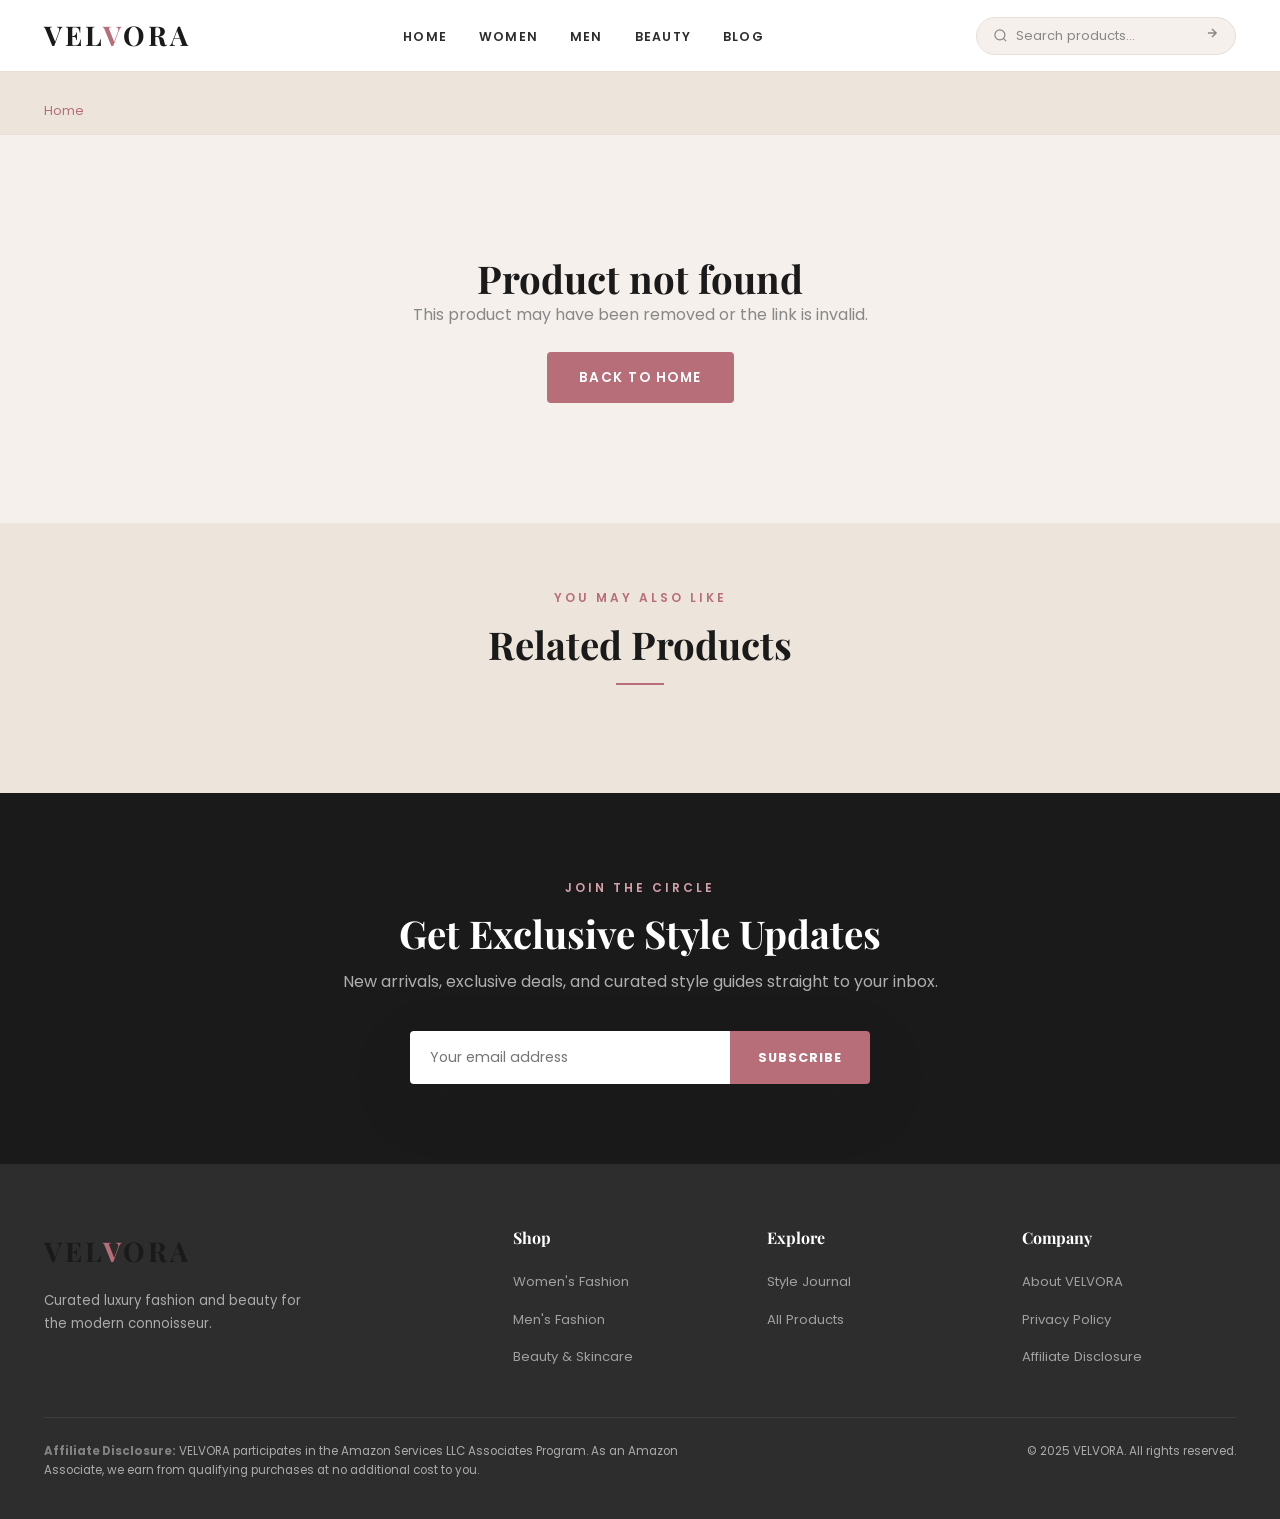
<file: product.html>
<!DOCTYPE html>
<html lang="en">
<head>
  <meta charset="UTF-8">
  <meta name="viewport" content="width=device-width, initial-scale=1.0">
  <title id="metaTitle">Product | VELVORA</title>
  <meta name="description" id="metaDesc" content="Shop premium products at VELVORA.">
  <meta name="robots" content="index, follow">
  <meta id="ogTitle" property="og:title" content="Product | VELVORA">
  <meta id="ogDesc" property="og:description" content="">
  <meta id="ogImage" property="og:image" content="">
  <meta id="ogUrl" property="og:url" content="">
  <meta name="pinterest-rich-pin" content="true">
  <link rel="stylesheet" href="style.css">
  <script id="schemaProduct" type="application/ld+json"></script>

  <style>
    /* ── Real Color Swatches ── */
    .color-swatch-btn {
      width: 34px;
      height: 34px;
      border-radius: 50%;
      cursor: pointer;
      border: 2px solid #ddd;
      outline: 2px solid transparent;
      outline-offset: 2px;
      transition: transform .2s, border-color .2s, outline-color .2s, box-shadow .2s;
      position: relative;
      padding: 0;
      flex-shrink: 0;
    }
    .color-swatch-btn:hover { transform: scale(1.18); }
    .color-swatch-btn.active {
      border-color: #B76E79;
      outline-color: #B76E79;
      box-shadow: 0 0 0 2px #B76E79;
    }
    .color-swatch-btn.light-swatch {
      box-shadow: inset 0 0 0 1px rgba(0,0,0,0.15);
    }
    .color-swatch-btn.active.light-swatch {
      box-shadow: inset 0 0 0 1px rgba(0,0,0,0.15), 0 0 0 2px #B76E79;
    }
    /* Tooltip */
    .color-swatch-btn::after {
      content: attr(data-name);
      position: absolute;
      bottom: calc(100% + 7px);
      left: 50%;
      transform: translateX(-50%);
      background: #1a1a1a;
      color: #fff;
      font-size: 11px;
      white-space: nowrap;
      padding: 4px 8px;
      border-radius: 4px;
      opacity: 0;
      pointer-events: none;
      transition: opacity .18s;
      z-index: 20;
      font-family: sans-serif;
      font-weight: 400;
      letter-spacing: 0;
    }
    .color-swatch-btn:hover::after { opacity: 1; }

    /* ── Thumbnail Strip ── */
    .product-thumb-strip {
      display: flex;
      gap: 10px;
      margin-top: 14px;
      overflow-x: auto;
      scrollbar-width: none;
      padding-bottom: 4px;
    }
    .product-thumb-strip::-webkit-scrollbar { display: none; }
    .thumb-item {
      width: 64px;
      height: 64px;
      border-radius: 10px;
      overflow: hidden;
      border: 2px solid transparent;
      cursor: pointer;
      flex-shrink: 0;
      transition: border-color .2s, transform .15s;
    }
    .thumb-item.active { border-color: #B76E79; }
    .thumb-item:hover { transform: scale(1.07); }
    .thumb-item img { width: 100%; height: 100%; object-fit: cover; display: block; }

    /* ── Color Variants Section ── */
    .color-variants-section {
      padding: 56px 0;
      background: var(--cream, #FAF8F5);
      border-top: 1px solid var(--border, #E8E4DC);
    }
    .color-variants-section .section-header { text-align: center; margin-bottom: 36px; }
    .color-variants-grid {
      display: grid;
      grid-template-columns: repeat(auto-fill, minmax(190px, 1fr));
      gap: 20px;
    }
    .color-variant-card {
      background: #fff;
      border-radius: 14px;
      overflow: hidden;
      border: 1px solid var(--border, #E8E4DC);
      box-shadow: 0 2px 16px rgba(0,0,0,0.06);
      transition: transform .25s, box-shadow .25s;
      text-decoration: none;
      color: inherit;
      display: block;
      cursor: pointer;
    }
    .color-variant-card:hover {
      transform: translateY(-5px);
      box-shadow: 0 8px 32px rgba(0,0,0,0.12);
    }
    .color-variant-card.is-current {
      outline: 2px solid #B76E79;
      outline-offset: 0;
    }
    .color-variant-card-img {
      aspect-ratio: 1 / 1;
      overflow: hidden;
      background: #F5F3EF;
    }
    .color-variant-card-img img {
      width: 100%;
      height: 100%;
      object-fit: cover;
      transition: transform .35s;
      display: block;
    }
    .color-variant-card:hover .color-variant-card-img img { transform: scale(1.07); }
    .color-variant-card-body { padding: 12px 14px 14px; }
    .color-variant-dot-row {
      display: flex;
      align-items: center;
      gap: 8px;
      margin-bottom: 5px;
    }
    .color-variant-dot {
      width: 13px;
      height: 13px;
      border-radius: 50%;
      flex-shrink: 0;
      border: 1px solid rgba(0,0,0,0.1);
    }
    .color-variant-name {
      font-size: 13px;
      font-weight: 600;
      color: #1a1a1a;
      white-space: nowrap;
      overflow: hidden;
      text-overflow: ellipsis;
    }
    .color-variant-product-name {
      font-size: 11px;
      color: #888;
      margin-bottom: 8px;
      white-space: nowrap;
      overflow: hidden;
      text-overflow: ellipsis;
    }
    .color-variant-price {
      font-size: 14px;
      font-weight: 600;
      color: #1a1a1a;
      margin-bottom: 10px;
    }
    .color-variant-buy {
      display: block;
      text-align: center;
      padding: 8px;
      background: #1a1a1a;
      color: #fff;
      font-size: 11px;
      letter-spacing: 0.08em;
      text-transform: uppercase;
      border-radius: 7px;
      text-decoration: none;
      transition: background .2s;
      font-weight: 500;
    }
    .color-variant-buy:hover { background: #B76E79; color: #fff; }

    @media (max-width: 600px) {
      .color-variants-grid { grid-template-columns: repeat(2, 1fr); gap: 12px; }
      .color-variant-card-body { padding: 10px 10px 12px; }
    }
  </style>
</head>
<body>

<nav class="navbar">
  <div class="navbar-inner">
    <a href="index.html" class="nav-logo">VEL<span>V</span>ORA</a>
    <ul class="nav-links">
      <li><a href="index.html">Home</a></li>
      <li><a href="womens-fashion.html">Women</a></li>
      <li><a href="mens-fashion.html">Men</a></li>
      <li><a href="beauty-skincare.html">Beauty</a></li>
      <li><a href="blog.html">Blog</a></li>
    </ul>
    <form class="nav-search" data-search-form>
      <svg width="15" height="15" viewBox="0 0 24 24" fill="none" stroke="currentColor" stroke-width="2"><circle cx="11" cy="11" r="8"/><path d="m21 21-4.35-4.35"/></svg>
      <input type="text" placeholder="Search products..." data-search-input>
      <button type="submit" class="nav-search-btn"><svg width="14" height="14" viewBox="0 0 24 24" fill="none" stroke="currentColor" stroke-width="2.5"><path d="M5 12h14M12 5l7 7-7 7"/></svg></button>
    </form>
    <button class="menu-toggle" id="menuToggle"><span></span><span></span><span></span></button>
  </div>
</nav>
<nav class="mobile-nav" id="mobileNav">
  <a href="index.html">Home</a>
  <a href="womens-fashion.html">Women's Fashion</a>
  <a href="mens-fashion.html">Men's Fashion</a>
  <a href="beauty-skincare.html">Beauty & Skincare</a>
  <a href="blog.html">Blog</a>
</nav>

<!-- Breadcrumb -->
<div style="background:var(--cream-dark);padding:12px 0;border-bottom:1px solid var(--border)">
  <div class="container">
    <nav class="breadcrumb" style="justify-content:flex-start;color:var(--text-muted)">
      <a href="index.html" style="color:var(--rose-gold)">Home</a>
      <span id="breadCatLink"></span>
      <span id="breadProductName" style="color:var(--black-soft)"></span>
    </nav>
  </div>
</div>

<!-- Product Single -->
<section class="product-single">
  <div class="container">
    <div class="product-single-grid" id="productContent">
      <!-- Rendered by JS -->
    </div>
  </div>
</section>

<!-- ── All Color Variants as Cards ── -->
<section class="color-variants-section" id="colorVariantsSection" style="display:none">
  <div class="container">
    <div class="section-header">
      <span class="section-label">All Colors</span>
      <h2 class="section-title">More Colors Available</h2>
      <span class="divider"></span>
    </div>
    <div class="color-variants-grid" id="colorVariantsGrid"></div>
  </div>
</section>

<!-- Related Products -->
<section class="related-products">
  <div class="container">
    <div class="section-header">
      <span class="section-label">You May Also Like</span>
      <h2 class="section-title">Related Products</h2>
      <span class="divider"></span>
    </div>
    <div class="products-grid" id="relatedGrid"></div>
  </div>
</section>

<section class="newsletter"><div class="container text-center">
  <span class="section-label">Join the Circle</span>
  <h2>Get Exclusive Style Updates</h2>
  <p>New arrivals, exclusive deals, and curated style guides straight to your inbox.</p>
  <form class="newsletter-form" onsubmit="handleNewsletter(event)">
    <input type="email" placeholder="Your email address" required>
    <button type="submit">Subscribe</button>
  </form>
</div></section>

<footer class="footer">
  <div class="container">
    <div class="footer-grid">
      <div class="footer-brand"><a href="index.html" class="nav-logo">VEL<span>V</span>ORA</a><p>Curated luxury fashion and beauty for the modern connoisseur.</p></div>
      <div class="footer-col"><h4>Shop</h4><ul><li><a href="womens-fashion.html">Women's Fashion</a></li><li><a href="mens-fashion.html">Men's Fashion</a></li><li><a href="beauty-skincare.html">Beauty & Skincare</a></li></ul></div>
      <div class="footer-col"><h4>Explore</h4><ul><li><a href="blog.html">Style Journal</a></li><li><a href="search.html">All Products</a></li></ul></div>
      <div class="footer-col"><h4>Company</h4><ul><li><a href="#">About VELVORA</a></li><li><a href="#">Privacy Policy</a></li><li><a href="#">Affiliate Disclosure</a></li></ul></div>
    </div>
    <div class="footer-bottom">
      <p class="footer-disclaimer"><strong style="color:rgba(255,255,255,0.4)">Affiliate Disclosure:</strong> VELVORA participates in the Amazon Services LLC Associates Program. As an Amazon Associate, we earn from qualifying purchases at no additional cost to you.</p>
      <div class="footer-bottom-right"><p>© 2025 VELVORA. All rights reserved.</p></div>
    </div>
  </div>
</footer>

<script src="products.js"></script>
<script src="posts.js"></script>
<script src="search.js"></script>
<script>
// ── Setup ─────────────────────────────────────────────────
const productId = Search.getParam('id');
const product   = getProductById(productId);

const catNames = {
  'womens-fashion': "Women's Fashion",
  'mens-fashion':   "Men's Fashion",
  'beauty-skincare':"Beauty & Skincare"
};
const catLinks = {
  'womens-fashion': 'womens-fashion.html',
  'mens-fashion':   'mens-fashion.html',
  'beauty-skincare':'beauty-skincare.html'
};

// True if hex color is very light — needs visible border on swatch
function isLightHex(hex) {
  if (!hex || hex.length < 7) return false;
  const r = parseInt(hex.slice(1,3),16);
  const g = parseInt(hex.slice(3,5),16);
  const b = parseInt(hex.slice(5,7),16);
  return (0.299*r + 0.587*g + 0.114*b) > 200;
}

// ── Not found ─────────────────────────────────────────────
if (!product) {
  document.getElementById('productContent').innerHTML = `
    <div style="text-align:center;padding:60px 0;grid-column:1/-1">
      <h2>Product not found</h2>
      <p style="color:var(--text-muted);margin-bottom:24px">This product may have been removed or the link is invalid.</p>
      <a href="index.html" class="btn btn-primary">Back to Home</a>
    </div>
  `;
} else {

  // ── Meta ───────────────────────────────────────────────
  document.getElementById('metaTitle').textContent = product.metaTitle;
  document.getElementById('metaDesc').content      = product.metaDesc;
  document.getElementById('ogTitle').content       = product.metaTitle;
  document.getElementById('ogDesc').content        = product.metaDesc;
  document.getElementById('ogImage').content       = product.image;
  document.getElementById('ogUrl').content         = window.location.href;

  // ── Breadcrumb ─────────────────────────────────────────
  const catName = catNames[product.category] || 'Products';
  const catLink = catLinks[product.category] || 'index.html';
  document.getElementById('breadCatLink').innerHTML =
    ` › <a href="${catLink}" style="color:var(--rose-gold)">${catName}</a>`;
  document.getElementById('breadProductName').textContent = ` › ${product.name}`;

  // ── Schema.org ─────────────────────────────────────────
  document.getElementById('schemaProduct').textContent = JSON.stringify({
    "@context": "https://schema.org",
    "@type": "Product",
    "name": product.name,
    "image": product.image,
    "description": product.description,
    "brand": { "@type": "Brand", "name": "VELVORA Picks" },
    "offers": {
      "@type": "Offer",
      "url": product.affiliateLink,
      "priceCurrency": "USD",
      "price": product.price,
      "availability": "https://schema.org/InStock"
    },
    "aggregateRating": {
      "@type": "AggregateRating",
      "ratingValue": product.rating,
      "reviewCount": product.reviews
    }
  });

  const discount    = product.originalPrice
    ? Math.round((1 - product.price / product.originalPrice) * 100) : null;
  const firstColor  = product.colors && product.colors.length > 0 ? product.colors[0] : null;
  const defaultImg  = firstColor ? firstColor.image        : product.image;
  const defaultLink = firstColor ? firstColor.affiliateLink : product.affiliateLink;
  const defaultPin  = firstColor && firstColor.pinLink
    ? firstColor.pinLink
    : `https://pinterest.com/pin/create/button/?url=${encodeURIComponent(window.location.href)}&media=${encodeURIComponent(product.image)}&description=${encodeURIComponent(product.name + ' — ' + product.shortDesc + ' | VELVORA')}`;

  // ── Thumbnail strip ────────────────────────────────────
  function buildThumbStrip(colors) {
    if (!colors || colors.length === 0) return '';
    return `
      <div class="product-thumb-strip" id="thumbStrip">
        ${colors.map((c, i) => `
          <div class="thumb-item${i === 0 ? ' active' : ''}" onclick="selectColor(${i})" id="thumb${i}">
            <img src="${c.image}" alt="${c.name}" loading="lazy" />
          </div>
        `).join('')}
      </div>
    `;
  }

  // ── Color swatches (real hex circles) ─────────────────
  function buildSwatches(colors) {
    if (!colors || colors.length === 0) return '';
    return `
      <div id="colorSection" style="margin-bottom:20px">
        <p style="font-size:.82rem;font-weight:700;letter-spacing:2px;text-transform:uppercase;color:#1a1a1a;margin-bottom:12px">
          Stone Color: <span id="selectedColorName" style="color:#B76E79;font-weight:700">${colors[0].name}</span>
        </p>
        <div style="display:flex;flex-wrap:wrap;gap:10px;align-items:center">
          ${colors.map((color, i) => `
            <button
              onclick="selectColor(${i})"
              id="colorBtn${i}"
              class="color-swatch-btn${i === 0 ? ' active' : ''}${isLightHex(color.hex) ? ' light-swatch' : ''}"
              style="background:${color.hex}"
              data-name="${color.name}"
              title="${color.name}"
              aria-label="${color.name}"
            ></button>
          `).join('')}
        </div>
      </div>
    `;
  }

  // ── Render product HTML ────────────────────────────────
  document.getElementById('productContent').innerHTML = `
    <div class="product-single-image">
      <img id="mainProductImg" src="${defaultImg}" alt="${product.name}">
      ${buildThumbStrip(product.colors)}
    </div>
    <div class="product-single-info">
      <span class="product-category-tag">${product.subcategory}</span>
      <h1>${product.name}</h1>
      <div class="product-single-rating">
        ${buildStars(product.rating)}
        <span style="font-size:0.85rem;color:var(--text-muted);margin-left:6px">${product.rating} (${product.reviews.toLocaleString()} reviews)</span>
      </div>
      ${product.badge ? `<span class="product-badge" style="position:relative;top:auto;left:auto;display:inline-block;margin-bottom:16px">${product.badge}</span>` : ''}
      <div style="margin-bottom:4px">
        <span class="product-single-price">$${product.price.toFixed(2)}</span>
        ${product.originalPrice ? `<span class="product-single-original" style="margin-left:12px">$${product.originalPrice.toFixed(2)}</span>` : ''}
        ${discount ? `<span class="product-discount" style="position:relative;top:auto;right:auto;display:inline-block;margin-left:12px">Save ${discount}%</span>` : ''}
      </div>
      <p class="product-single-desc">${product.description}</p>

      ${buildSwatches(product.colors)}

      <div class="product-single-actions">
        <a id="buyBtn" href="${defaultLink}"
           target="_blank" rel="nofollow noopener sponsored"
           class="btn-buy" style="padding:16px;font-size:0.88rem">
          <svg width="18" height="18" viewBox="0 0 24 24" fill="none" stroke="currentColor" stroke-width="2">
            <path d="M6 2L3 6v14a2 2 0 002 2h14a2 2 0 002-2V6l-3-4z"/>
            <line x1="3" y1="6" x2="21" y2="6"/>
            <path d="M16 10a4 4 0 01-8 0"/>
          </svg>
          Buy on Amazon
        </a>
        <a id="pinBtn" href="${defaultPin}"
           target="_blank" rel="noopener" class="btn-pinterest">
          <svg width="16" height="16" viewBox="0 0 24 24" fill="currentColor">
            <path d="M12 0C5.373 0 0 5.373 0 12c0 5.084 3.163 9.426 7.627 11.174-.105-.949-.2-2.405.042-3.441.218-.937 1.407-5.965 1.407-5.965s-.359-.719-.359-1.782c0-1.668.967-2.914 2.171-2.914 1.023 0 1.518.769 1.518 1.69 0 1.029-.655 2.568-.994 3.995-.283 1.194.599 2.169 1.777 2.169 2.133 0 3.772-2.249 3.772-5.495 0-2.873-2.064-4.882-5.012-4.882-3.414 0-5.418 2.561-5.418 5.207 0 1.031.397 2.138.893 2.738.098.119.112.224.083.345l-.333 1.36c-.053.22-.174.267-.402.161-1.499-.698-2.436-2.889-2.436-4.649 0-3.785 2.75-7.262 7.929-7.262 4.163 0 7.398 2.967 7.398 6.931 0 4.136-2.607 7.464-6.227 7.464-1.216 0-2.359-.632-2.75-1.378l-.748 2.853c-.271 1.043-1.002 2.35-1.492 3.146C9.57 23.812 10.763 24 12 24c6.627 0 12-5.373 12-12S18.627 0 12 0z"/>
          </svg>
          Save to Pinterest
        </a>
      </div>

      <div class="product-tags">
        ${(product.tags || []).map(t => `<span class="product-tag">#${t}</span>`).join('')}
      </div>
      <div style="margin-top:24px;padding:16px;background:var(--cream);border-radius:var(--radius);font-size:0.78rem;color:var(--text-muted);border-left:3px solid #B76E79">
        <strong style="color:var(--black)">Affiliate Notice:</strong> This product link takes you to Amazon. VELVORA earns a commission on purchases at no extra cost to you.
      </div>
    </div>
  `;

  // ── Color Variants Grid ────────────────────────────────
  if (product.colors && product.colors.length > 0) {
    document.getElementById('colorVariantsSection').style.display = 'block';
    const grid = document.getElementById('colorVariantsGrid');
    grid.innerHTML = product.colors.map((color, i) => `
      <div class="color-variant-card${i === 0 ? ' is-current' : ''}"
           id="variantCard${i}"
           onclick="variantCardClick(${i})">
        <div class="color-variant-card-img">
          <img src="${color.image}" alt="${color.name}" loading="lazy" />
        </div>
        <div class="color-variant-card-body">
          <div class="color-variant-dot-row">
            <div class="color-variant-dot"
                 style="background:${color.hex}${isLightHex(color.hex) ? ';box-shadow:inset 0 0 0 1px rgba(0,0,0,0.15)' : ''}">
            </div>
            <span class="color-variant-name">${color.name}</span>
          </div>
          <div class="color-variant-product-name">${product.name}</div>
          <div class="color-variant-price">$${product.price.toFixed(2)}</div>
          <a href="${color.affiliateLink}"
             class="color-variant-buy"
             target="_blank" rel="nofollow noopener sponsored"
             onclick="event.stopPropagation()">
            Buy on Amazon
          </a>
        </div>
      </div>
    `).join('');
  }

  // ── Related products ───────────────────────────────────
  const related = getRelatedProducts(productId, 3);
  document.getElementById('relatedGrid').innerHTML =
    related.length
      ? related.map(p => buildProductCard(p)).join('')
      : '<p style="color:var(--text-muted);grid-column:1/-1;text-align:center">No related products found.</p>';
}

// ── Newsletter ─────────────────────────────────────────────
function handleNewsletter(e) {
  e.preventDefault();
  const t = document.createElement('div');
  t.className = 'toast';
  t.textContent = '✓ Subscribed! Welcome to VELVORA.';
  document.body.appendChild(t);
  setTimeout(() => t.remove(), 3500);
  e.target.reset();
}

// ── COLOR SELECTOR ─────────────────────────────────────────
function selectColor(index) {
  if (!product || !product.colors) return;
  const color = product.colors[index];

  // Update main image
  const img = document.getElementById('mainProductImg');
  if (img && color.image) img.src = color.image;

  // Update buy / pin buttons
  const buyBtn = document.getElementById('buyBtn');
  if (buyBtn && color.affiliateLink) buyBtn.href = color.affiliateLink;
  const pinBtn = document.getElementById('pinBtn');
  if (pinBtn && color.pinLink) pinBtn.href = color.pinLink;

  // Update color name label
  const label = document.getElementById('selectedColorName');
  if (label) label.textContent = color.name;

  // Update all active states: swatches, thumbnails, variant cards
  product.colors.forEach((c, i) => {
    const btn   = document.getElementById('colorBtn' + i);
    const thumb = document.getElementById('thumb' + i);
    const card  = document.getElementById('variantCard' + i);
    if (btn)   btn.classList.toggle('active', i === index);
    if (thumb) thumb.classList.toggle('active', i === index);
    if (card)  card.classList.toggle('is-current', i === index);
  });
}

// Clicking a variant card selects that color and scrolls up
function variantCardClick(index) {
  selectColor(index);
  window.scrollTo({ top: 0, behavior: 'smooth' });
}
</script>
</body>
</html>
</file>
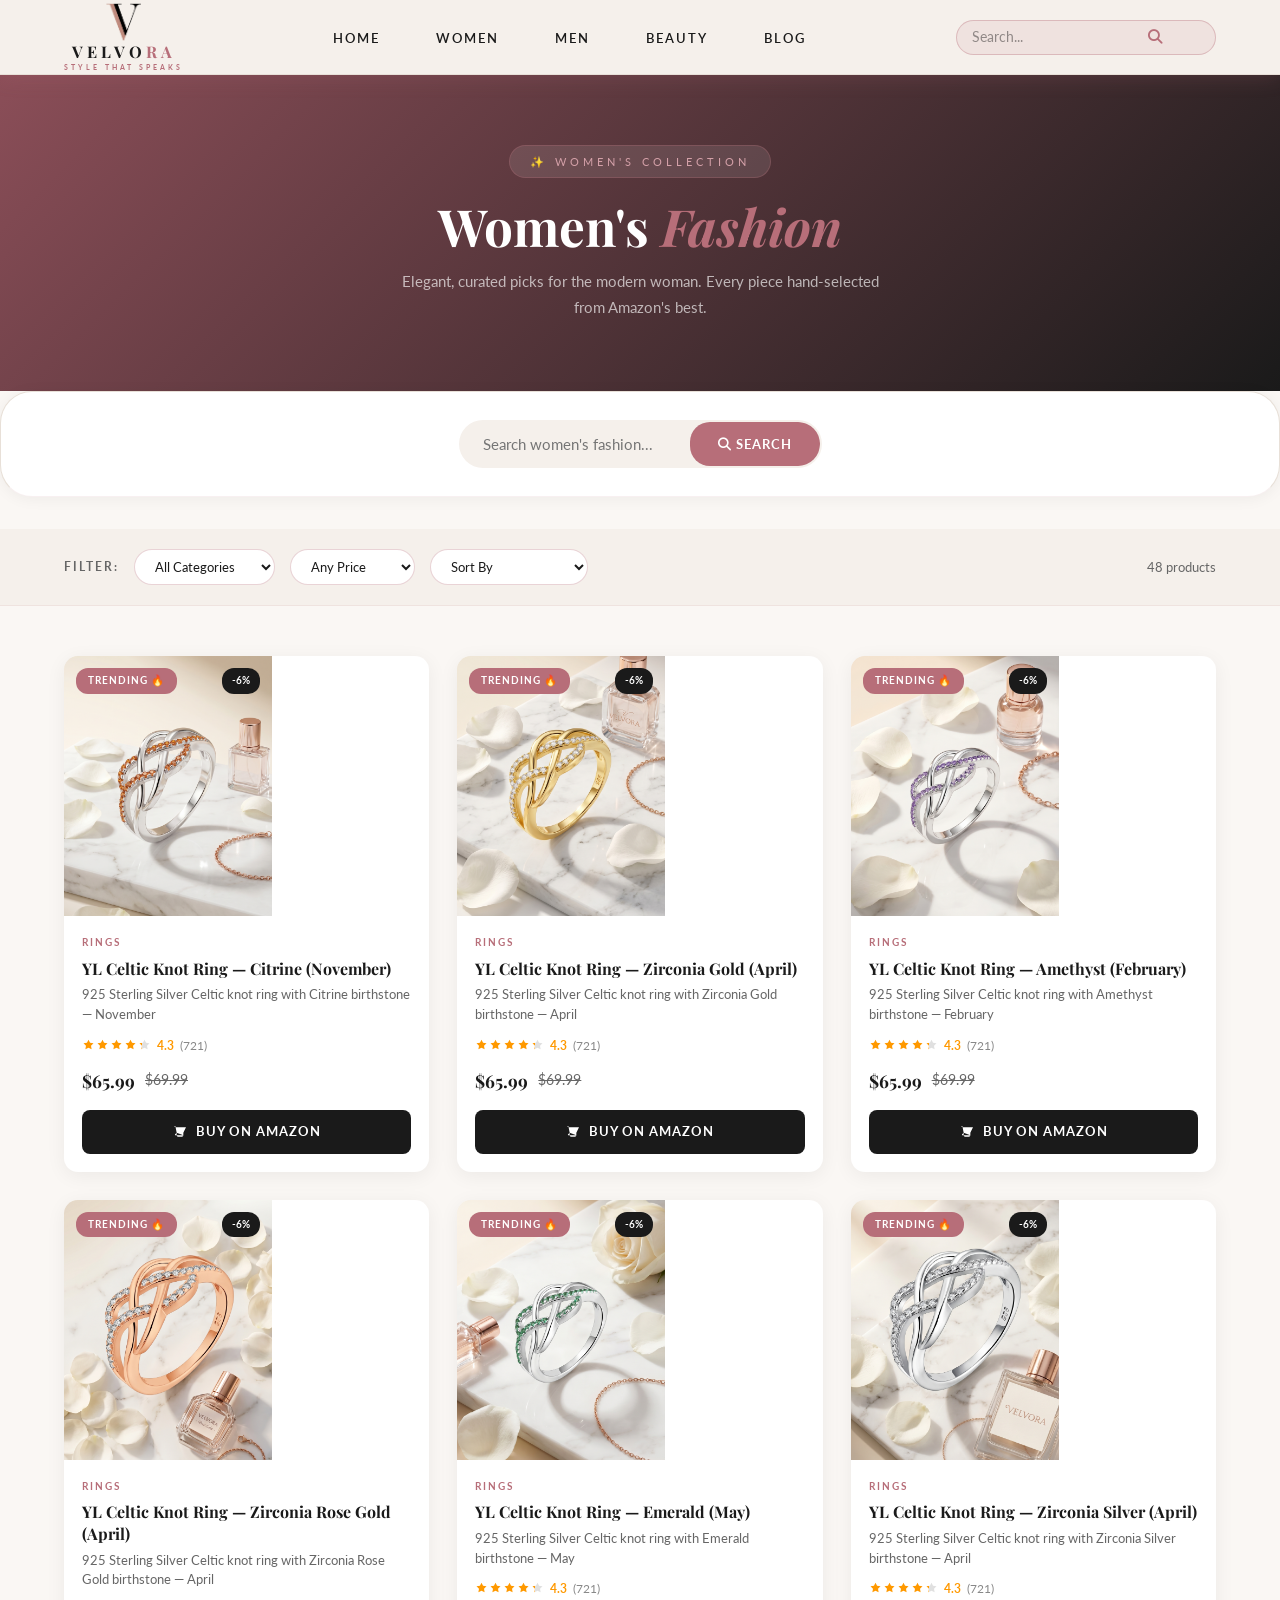
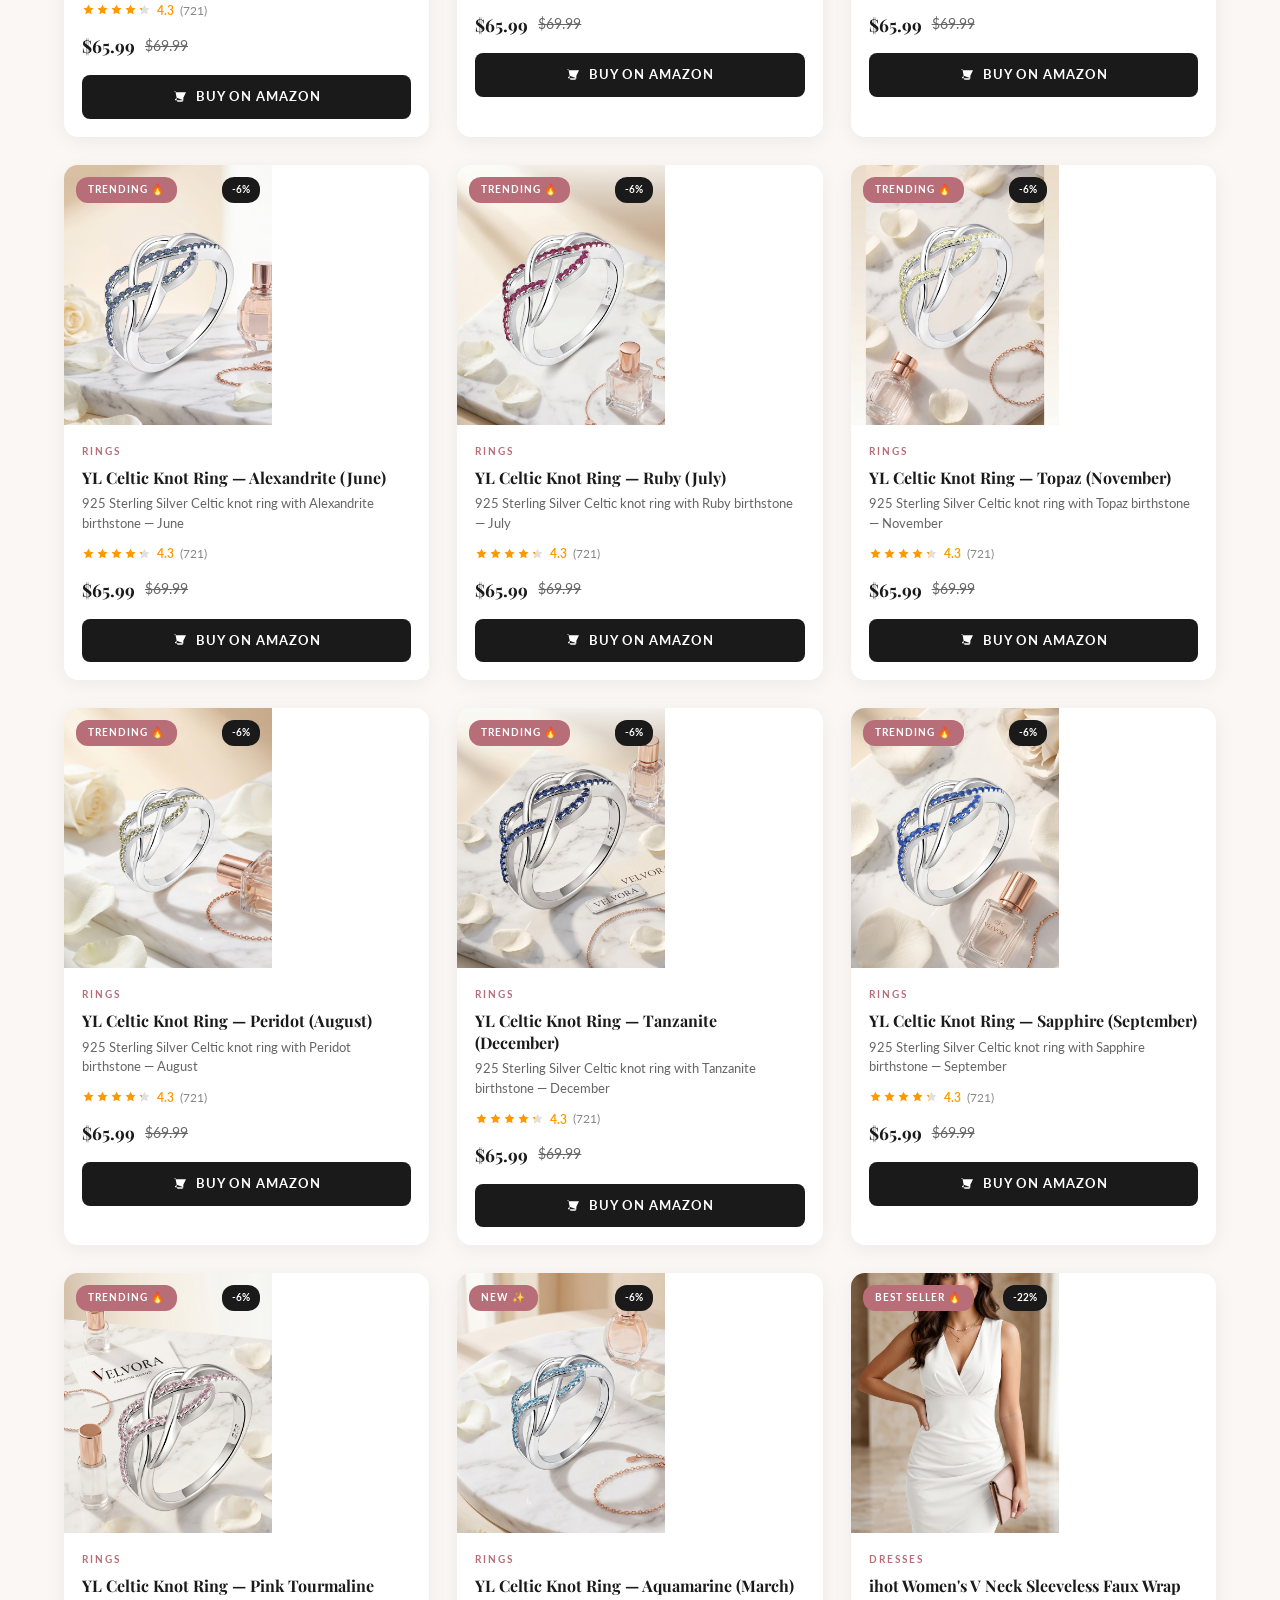
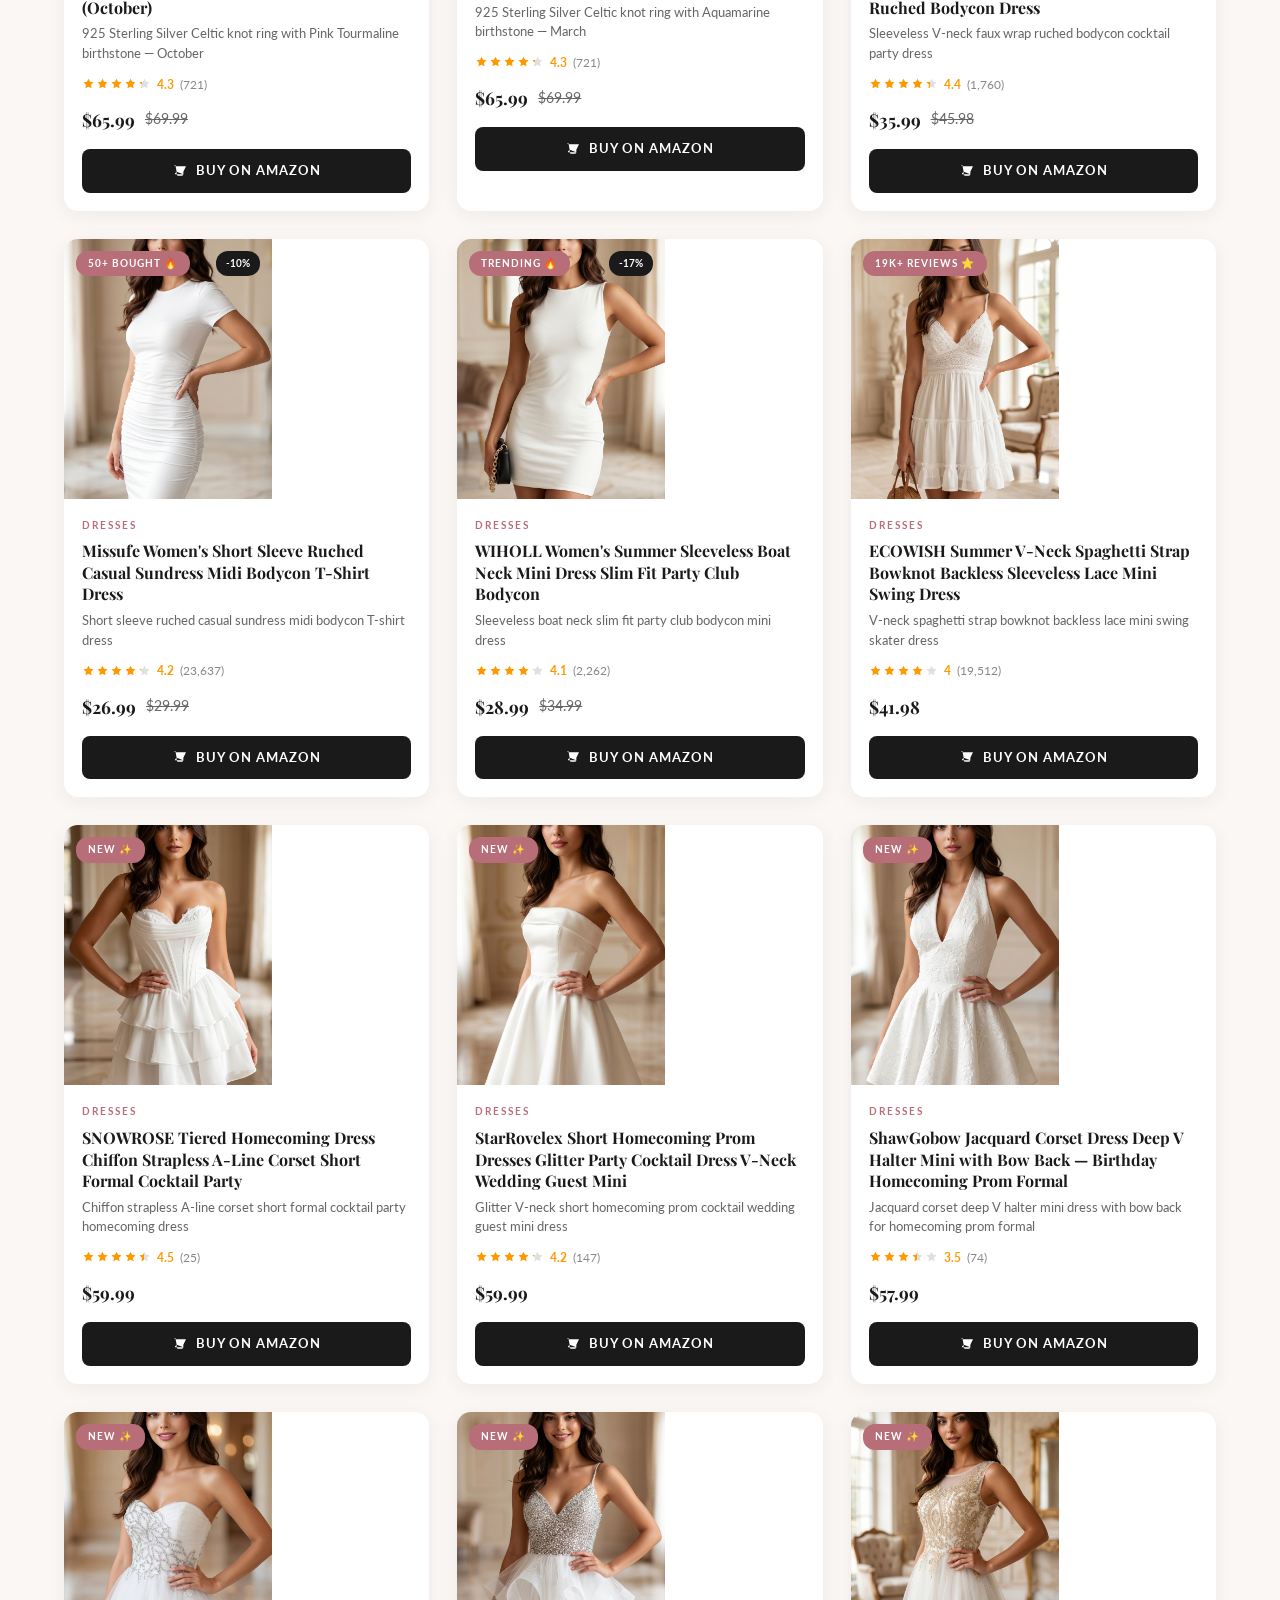
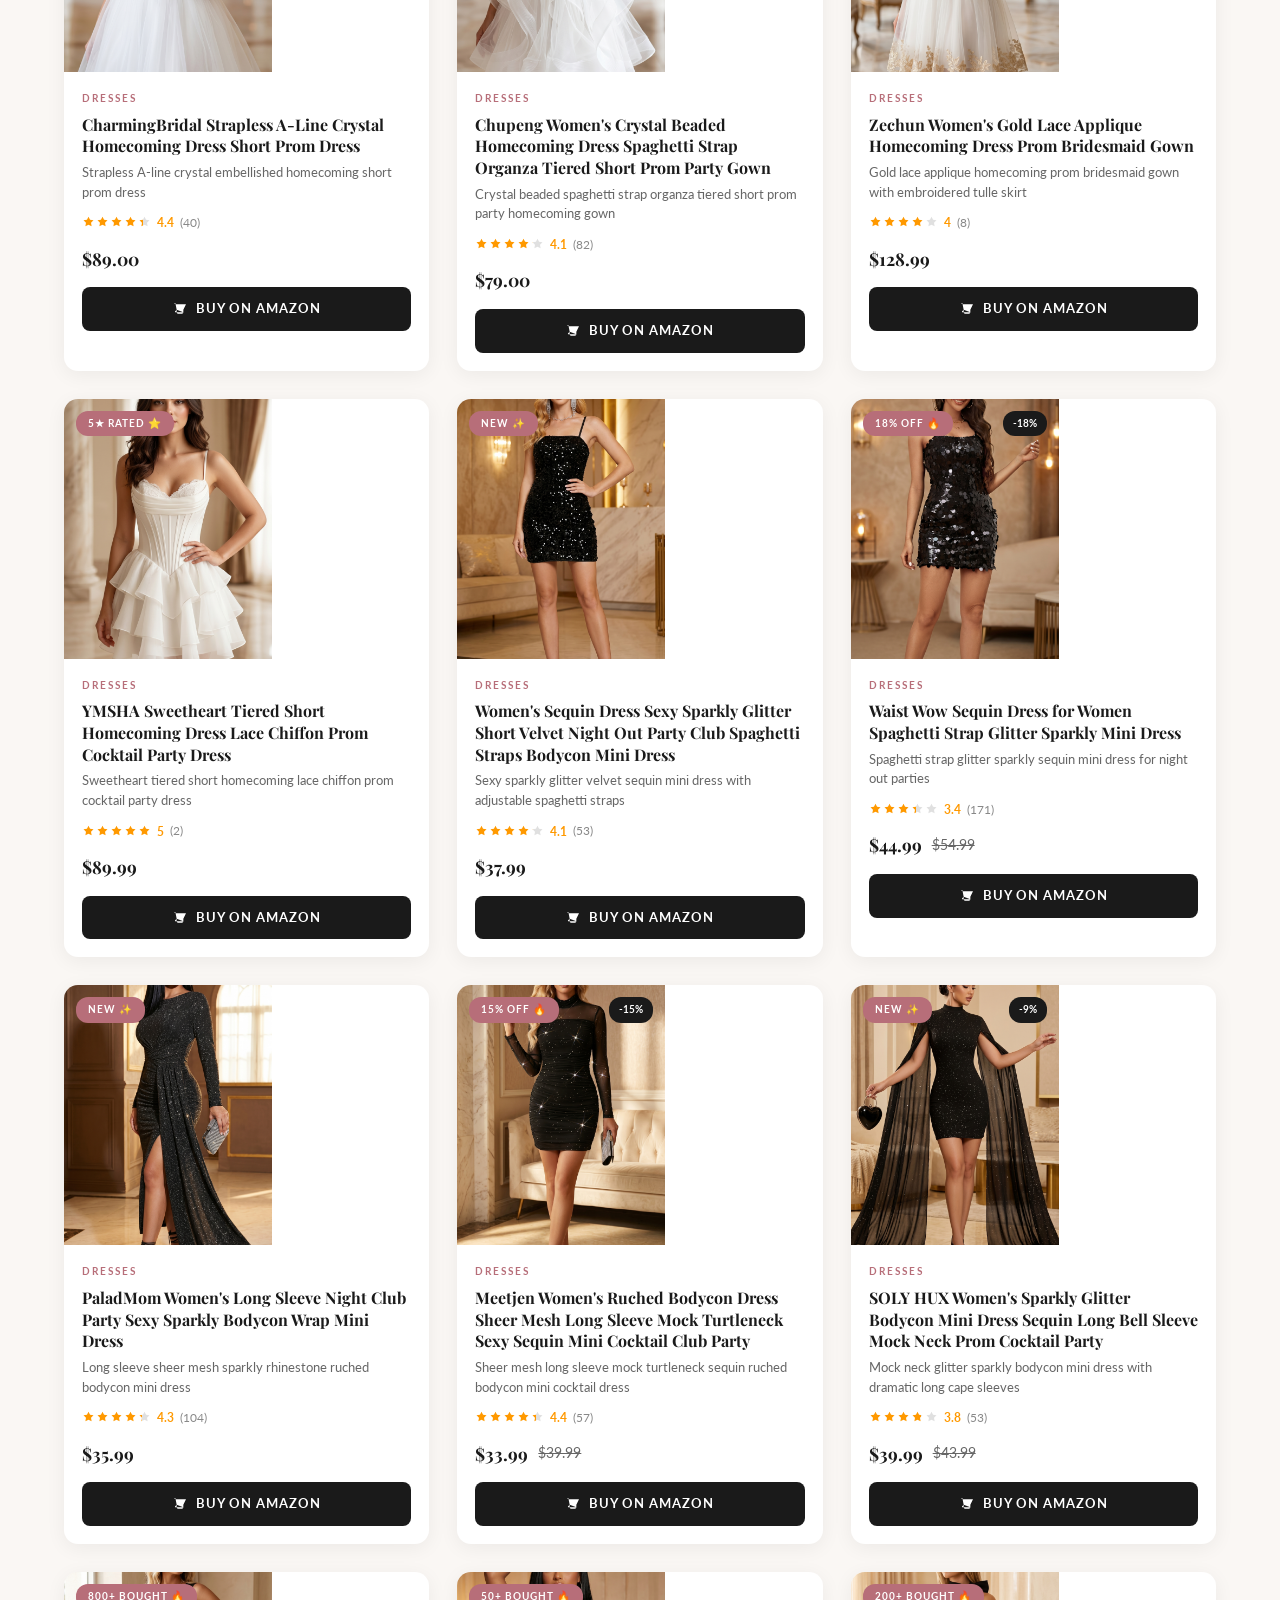
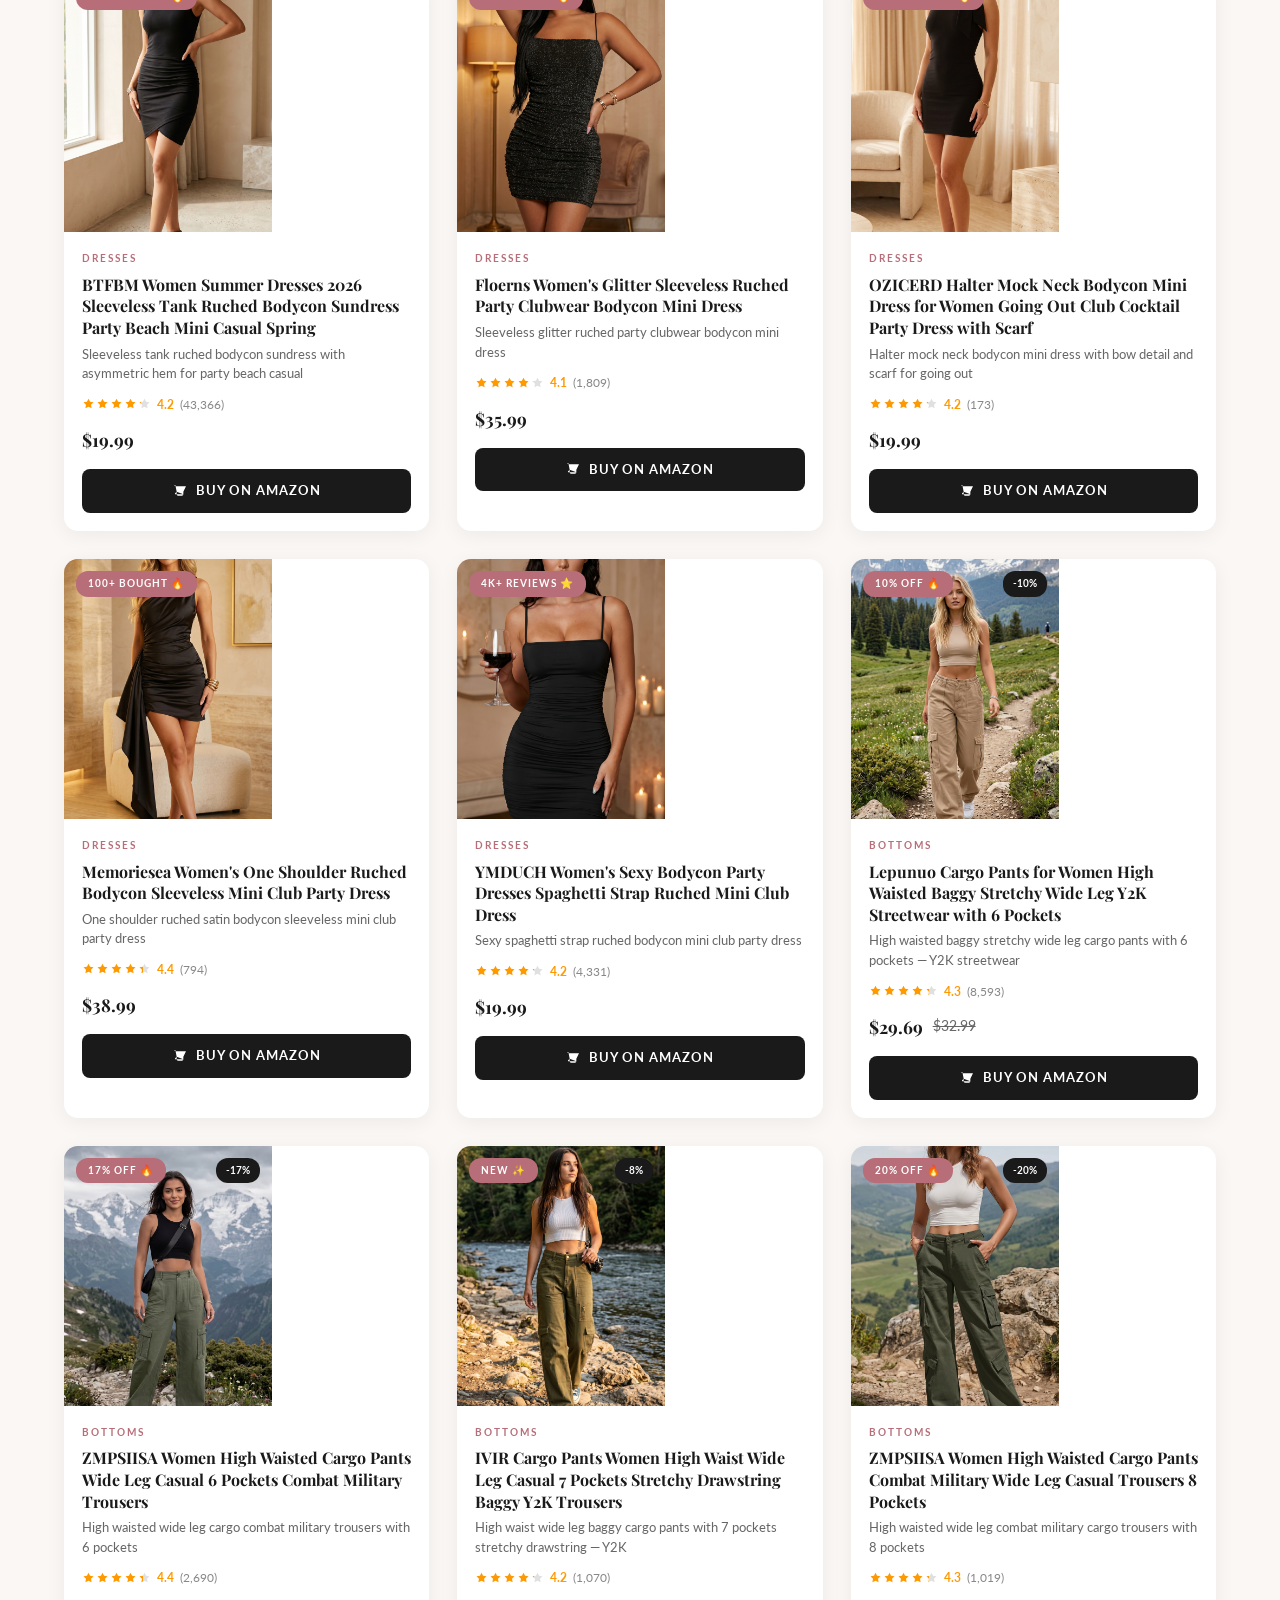
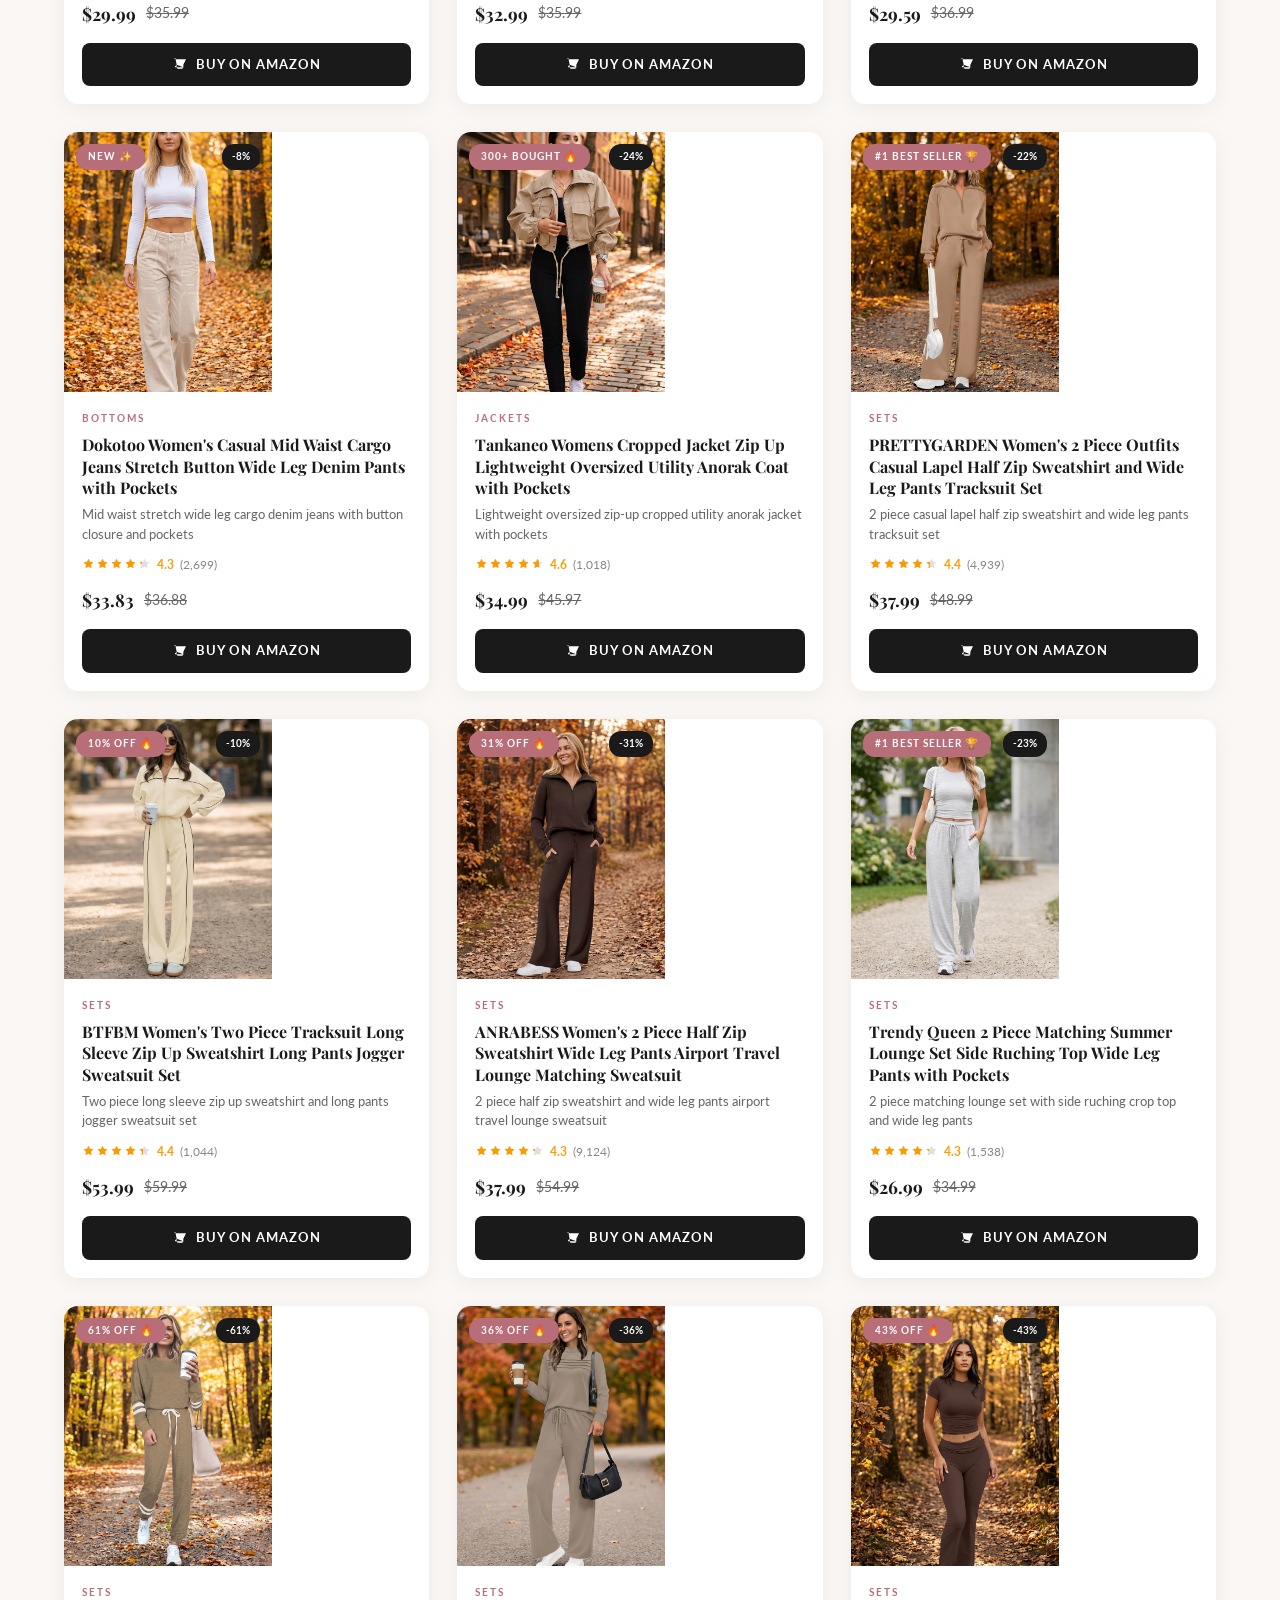
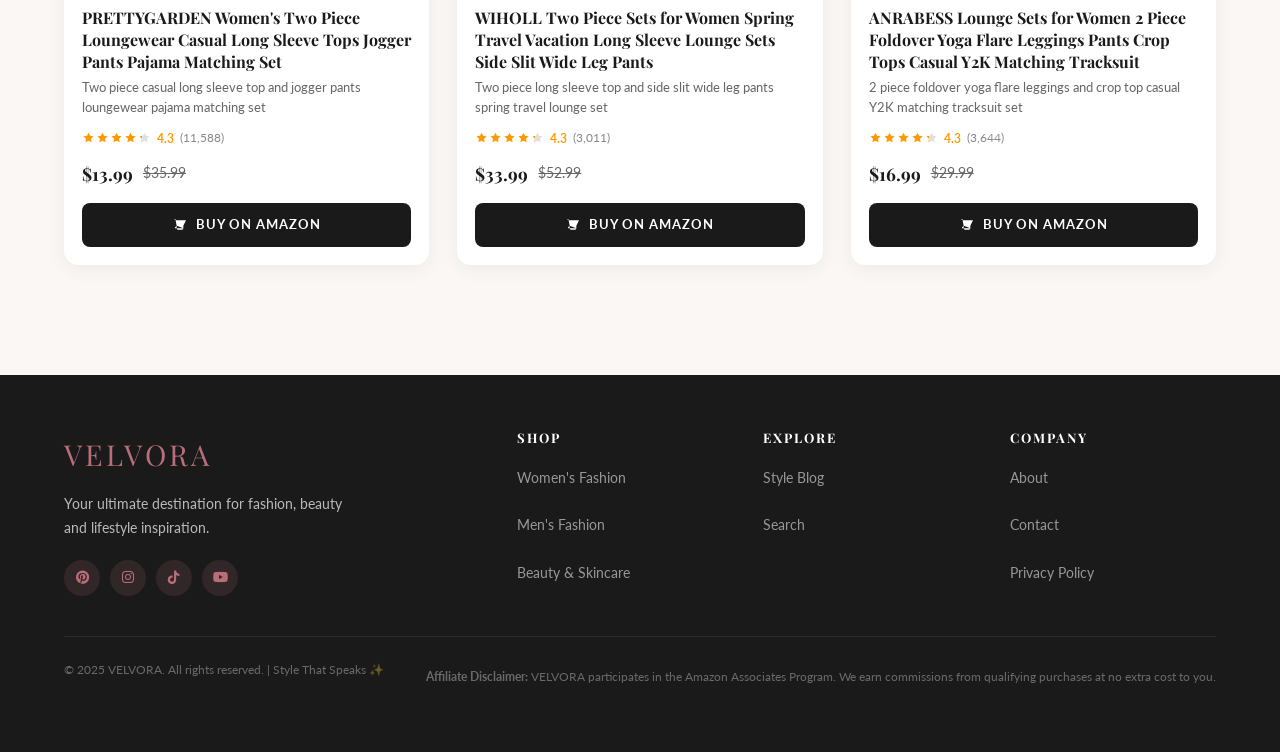
<file: womens-fashion.html>
<!DOCTYPE html>
<html lang="en">
<head>
  <meta charset="UTF-8">
  <meta name="viewport" content="width=device-width, initial-scale=1.0">
  <title>Women's Fashion | VELVORA - Style That Speaks</title>
  <meta name="description" content="Shop the best women's fashion on Amazon. Curated blouses, trousers, knitwear and more. Hand-picked by VELVORA for the modern woman.">
  <meta name="keywords" content="womens fashion, women outfits, women clothing amazon, blouse, trousers, cardigan, VELVORA">
  <meta name="robots" content="index, follow">
  <link rel="canonical" href="https://velvora.github.io/womens-fashion.html">
  <meta property="og:title" content="Women's Fashion - VELVORA">
  <meta property="og:description" content="Curated women's fashion picks. Shop on Amazon with fast US shipping.">
  <meta property="og:url" content="https://velvora.github.io/womens-fashion.html">
  <meta property="og:image" content="https://velvora.github.io/images/banner.jpg">
  <link href="https://fonts.googleapis.com/css2?family=Playfair+Display:ital,wght@0,400;0,600;0,700;1,400&family=Lato:wght@300;400;700&display=swap" rel="stylesheet">
  <link rel="stylesheet" href="https://cdnjs.cloudflare.com/ajax/libs/font-awesome/6.4.0/css/all.min.css">
  <link rel="stylesheet" href="style.css">
  <style>
    :root{--rose-gold:#B76E79;--rose-gold-light:#D4A0A8;--rose-gold-dark:#8B4E58;--black:#1a1a1a;--dark-gray:#2d2d2d;--medium-gray:#666;--light-gray:#f0f0f0;--beige:#F5F0EB;--cream:#FAF7F4;--white:#fff;--gold:#C9A96E}
    *{margin:0;padding:0;box-sizing:border-box}
    body{font-family:'Lato',sans-serif;background:var(--cream);color:var(--black);line-height:1.7}
    
    
    
    
    
    
    
    
    
    
    
    
    
    
    /* PAGE HERO */
    .page-hero{background:linear-gradient(135deg,#8B4E58 0%,var(--black) 100%);padding:70px 5%;text-align:center}
    .page-hero-tag{display:inline-block;background:rgba(255,255,255,.1);color:var(--rose-gold-light);font-size:.7rem;letter-spacing:4px;text-transform:uppercase;padding:6px 20px;border-radius:20px;margin-bottom:18px;border:1px solid rgba(183,110,121,.3)}
    .page-hero h1{font-family:'Playfair Display',serif;font-size:clamp(2rem,5vw,3.2rem);color:var(--white);margin-bottom:12px}
    .page-hero h1 span{color:var(--rose-gold);font-style:italic}
    .page-hero p{color:rgba(255,255,255,.65);font-size:.95rem;max-width:500px;margin:0 auto}
    /* SEARCH */
    .page-search{background:var(--white);padding:28px 5%;border-bottom:1px solid rgba(183,110,121,.1);box-shadow:0 2px 15px rgba(0,0,0,.05)}
    .search-wrap{max-width:650px;margin:0 auto}
    .search-bar{display:flex;background:var(--beige);border:2px solid transparent;border-radius:50px;overflow:hidden;transition:border-color .3s}
    .search-bar:focus-within{border-color:var(--rose-gold)}
    .search-bar input{flex:1;padding:13px 22px;border:none;background:none;font-size:.93rem;outline:none;font-family:'Lato',sans-serif;color:var(--black)}
    .search-bar button{background:var(--rose-gold);color:var(--white);border:none;padding:13px 28px;cursor:pointer;font-size:.82rem;font-family:'Lato',sans-serif;letter-spacing:1px;text-transform:uppercase;font-weight:700;transition:background .3s}
    .search-bar button:hover{background:var(--rose-gold-dark)}
    /* FILTERS */
    .filters-bar{background:var(--beige);padding:20px 5%;display:flex;gap:15px;align-items:center;flex-wrap:wrap;border-bottom:1px solid rgba(183,110,121,.1)}
    .filter-label{font-size:.75rem;letter-spacing:2px;text-transform:uppercase;color:var(--medium-gray);font-weight:700}
    .filter-select{padding:8px 16px;border:1.5px solid rgba(183,110,121,.3);border-radius:20px;background:var(--white);font-family:'Lato',sans-serif;font-size:.82rem;color:var(--black);cursor:pointer;outline:none;transition:border-color .3s}
    .filter-select:focus{border-color:var(--rose-gold)}
    .result-count{margin-left:auto;font-size:.82rem;color:var(--medium-gray)}
    /* PRODUCTS */
    .products-section{padding:50px 5%}
    .products-grid{display:grid;grid-template-columns:repeat(auto-fill,minmax(280px,1fr));gap:28px;max-width:1300px;margin:0 auto}
    /* Product Card */
    .product-card{background:var(--white);border-radius:14px;overflow:hidden;box-shadow:0 4px 20px rgba(0,0,0,.06);transition:all .3s}
    .product-card:hover{transform:translateY(-6px);box-shadow:0 20px 50px rgba(183,110,121,.15)}
    .product-image-wrap{position:relative;height:260px;overflow:hidden;background:var(--beige)}
    .product-image-wrap img{width:100%;height:100%;object-fit:cover;transition:transform .4s}
    .product-card:hover .product-image-wrap img{transform:scale(1.05)}
    .product-badge{position:absolute;top:12px;left:12px;background:var(--rose-gold);color:var(--white);padding:4px 12px;border-radius:12px;font-size:.65rem;letter-spacing:1px;text-transform:uppercase;font-weight:700;z-index:2}
    .product-discount{position:absolute;top:12px;right:12px;background:var(--black);color:var(--white);padding:4px 10px;border-radius:12px;font-size:.65rem;font-weight:700;z-index:2}
    .product-overlay{position:absolute;inset:0;background:rgba(0,0,0,.4);display:flex;align-items:center;justify-content:center;opacity:0;transition:opacity .3s}
    .product-card:hover .product-overlay{opacity:1}
    .btn-quick-view{background:var(--white);color:var(--black);padding:10px 22px;border-radius:25px;text-decoration:none;font-size:.78rem;font-weight:700;letter-spacing:1px;text-transform:uppercase;transition:all .3s}
    .btn-quick-view:hover{background:var(--rose-gold);color:var(--white)}
    .product-info{padding:18px}
    .product-category-tag{font-size:.65rem;letter-spacing:2px;text-transform:uppercase;color:var(--rose-gold);font-weight:700}
    .product-name{font-family:'Playfair Display',serif;font-size:1rem;margin:6px 0;line-height:1.35}
    .product-name a{color:var(--black);text-decoration:none;transition:color .3s}
    .product-name a:hover{color:var(--rose-gold)}
    .product-short-desc{font-size:.82rem;color:var(--medium-gray);margin-bottom:10px;line-height:1.5}
    .product-rating{display:flex;align-items:center;gap:4px;margin-bottom:10px}
    .star{width:14px;height:14px}
    .star.filled path{fill:#C9A96E}
    .star.half path{fill:#C9A96E;opacity:.6}
    .star.empty path{fill:#ddd}
    .rating-count{font-size:.75rem;color:var(--medium-gray)}
    .product-price-row{display:flex;align-items:center;gap:10px;margin-bottom:14px}
    .product-price{font-size:1.1rem;font-weight:700;color:var(--black)}
    .product-original-price{font-size:.85rem;color:var(--medium-gray);text-decoration:line-through}
    .btn-buy{display:flex;align-items:center;justify-content:center;gap:8px;background:var(--black);color:var(--white);padding:11px;border-radius:8px;text-decoration:none;font-size:.8rem;font-weight:700;letter-spacing:1px;text-transform:uppercase;transition:all .3s;width:100%}
    .btn-buy:hover{background:var(--rose-gold)}
    .btn-buy svg{width:16px;height:16px}
    /* NO RESULTS */
    .no-results{text-align:center;padding:70px 20px;display:none}
    .no-results i{font-size:3rem;color:var(--rose-gold-light);margin-bottom:15px;display:block}
    .no-results h3{font-family:'Playfair Display',serif;font-size:1.4rem;margin-bottom:10px}
    .no-results p{color:var(--medium-gray)}
    /* FOOTER */
    footer{background:var(--black);color:rgba(255,255,255,.7);padding:55px 5% 25px;margin-top:60px}
    .footer-grid{display:grid;grid-template-columns:2fr 1fr 1fr 1fr;gap:40px;margin-bottom:40px}
    .footer-logo{font-family:'Playfair Display',serif;font-size:1.8rem;color:var(--rose-gold);letter-spacing:3px;margin-bottom:15px;display:block}
    .footer-brand p{font-size:.85rem;line-height:1.7;margin-bottom:20px}
    .footer-social{display:flex;gap:10px}
    .footer-social a{width:36px;height:36px;border-radius:50%;background:rgba(183,110,121,.15);display:flex;align-items:center;justify-content:center;color:var(--rose-gold);text-decoration:none;transition:all .3s;font-size:.85rem}
    .footer-social a:hover{background:var(--rose-gold);color:var(--white)}
    .footer-col h5{color:var(--white);font-size:.82rem;letter-spacing:2px;text-transform:uppercase;margin-bottom:18px;font-family:'Playfair Display',serif}
    .footer-col ul{list-style:none}
    .footer-col ul li{margin-bottom:10px}
    .footer-col ul li a{color:rgba(255,255,255,.55);text-decoration:none;font-size:.85rem;transition:color .3s}
    .footer-col ul li a:hover{color:var(--rose-gold)}
    .footer-bottom{border-top:1px solid rgba(255,255,255,.08);padding-top:22px;text-align:center;font-size:.75rem;color:rgba(255,255,255,.35);line-height:1.8}
    @media(max-width:768px){.nav-links,.footer-grid{grid-template-columns:1fr}.filters-bar{flex-direction:column;align-items:flex-start}.result-count{margin-left:0}}
      /* ===== NAVBAR ===== */
    .navbar{background:#F5F0EB;padding:0 5%;display:flex;align-items:center;justify-content:space-between;position:sticky;top:0;z-index:1000;height:75px;box-shadow:0 2px 20px rgba(183,110,121,.2);transition:box-shadow .3s}
    .navbar.scrolled{box-shadow:0 4px 30px rgba(183,110,121,.3)}
    .nav-logo{text-decoration:none;display:flex;flex-direction:column;align-items:center;gap:3px;line-height:1;transition:opacity .3s}
    .nav-logo:hover{opacity:.8}
    .nav-logo .logo-v-img{height:38px;width:auto;object-fit:contain;display:block}
    .nav-logo .logo-text{display:flex;align-items:baseline;letter-spacing:4px;font-family:'Playfair Display',serif;font-size:1rem;font-weight:700;text-transform:uppercase}
    .nav-logo .logo-black{color:#1a1a1a}
    .nav-logo .logo-rose{color:#B76E79}
    .nav-logo .logo-tagline{color:#B76E79;font-size:.45rem;letter-spacing:3px;font-family:'Lato',sans-serif;font-weight:700;text-transform:uppercase;white-space:nowrap;margin-top:1px}
    .nav-links{display:flex;list-style:none;gap:2rem;align-items:center}
    .nav-links a{color:#1a1a1a;text-decoration:none;font-size:.82rem;letter-spacing:2px;text-transform:uppercase;transition:color .3s;font-weight:600}
    .nav-links a:hover,.nav-links a.active{color:#B76E79}
    .nav-search{display:flex;align-items:center;background:rgba(183,110,121,.1);border-radius:25px;padding:6px 15px;border:1.5px solid rgba(183,110,121,.35)}
    .nav-search input{background:none;border:none;color:#1a1a1a;outline:none;font-size:.85rem;width:160px;font-family:'Lato',sans-serif}
    .nav-search input::placeholder{color:rgba(0,0,0,.4)}
    .nav-search button{background:none;border:none;color:#B76E79;cursor:pointer;font-size:.9rem;padding:0 0 0 8px}
    .hamburger{display:none;color:#1a1a1a;font-size:1.5rem;cursor:pointer;background:none;border:none}
    .mobile-menu{display:none;flex-direction:column;background:#F5F0EB;padding:20px 5%;border-bottom:2px solid rgba(183,110,121,.2)}
    .mobile-menu.open{display:flex}
    .mobile-menu a{color:#1a1a1a;text-decoration:none;padding:12px 0;border-bottom:1px solid rgba(183,110,121,.15);font-size:.9rem;letter-spacing:1px;font-weight:600}
    </style>
</head>
<body>

<nav class="navbar" id="navbar">
  <a href="index.html" class="nav-logo">
    <img src="images/v-symbol.png" alt="V" class="logo-v-img">
    <div class="logo-text"><span class="logo-black">VELVO</span><span class="logo-rose">RA</span></div>
    <span class="logo-tagline">Style That Speaks</span>
  </a>
  <ul class="nav-links">
    <li><a href="index.html">Home</a></li>
    <li><a href="womens-fashion.html">Women</a></li>
    <li><a href="mens-fashion.html">Men</a></li>
    <li><a href="beauty-skincare.html">Beauty</a></li>
    <li><a href="blog.html">Blog</a></li>
  </ul>
  <div class="nav-search">
    <input type="text" id="navSearchInput" placeholder="Search..." data-search-input>
    <button data-search-btn><i class="fas fa-search"></i></button>
  </div>
  <div class="hamburger" id="menuToggle"><i class="fas fa-bars"></i></div>
</nav>
<nav class="mobile-menu" id="mobileNav">
  <a href="index.html">Home</a>
  <a href="womens-fashion.html">Women's Fashion</a>
  <a href="mens-fashion.html">Men's Fashion</a>
  <a href="beauty-skincare.html">Beauty & Skincare</a>
  <a href="blog.html">Blog</a>
</nav>

<section class="page-hero">
  <span class="page-hero-tag">✨ Women's Collection</span>
  <h1>Women's <span>Fashion</span></h1>
  <p>Elegant, curated picks for the modern woman. Every piece hand-selected from Amazon's best.</p>
</section>

<section class="page-search">
  <div class="search-wrap">
    <div class="search-bar" data-search-form>
      <input type="text" id="pageSearch" placeholder="Search women's fashion..." data-search-input>
      <button data-search-btn><i class="fas fa-search"></i> Search</button>
    </div>
  </div>
</section>

<div class="filters-bar">
  <span class="filter-label">Filter:</span>
  <select class="filter-select" id="subcatFilter" onchange="applyFilters()">
    <option value="">All Categories</option>
    <option value="Rings">💍 Rings</option>
    <option value="Tops">👚 Tops</option>
    <option value="Bottoms">👖 Bottoms</option>
    <option value="Skirts">👗 Skirts</option>
    <option value="Dresses">👘 Dresses</option>
    <option value="Knitwear">🧥 Knitwear</option>
    <option value="Accessories">✨ Accessories</option>
    <option value="Shoes">👠 Shoes</option>
    <option value="Bags">👜 Bags</option>
  </select>
  <select class="filter-select" id="priceFilter" onchange="applyFilters()">
    <option value="">Any Price</option>
    <option value="50">Under $50</option>
    <option value="100">Under $100</option>
    <option value="150">Under $150</option>
  </select>
  <select class="filter-select" id="sortFilter" onchange="applyFilters()">
    <option value="">Sort By</option>
    <option value="price-asc">Price: Low to High</option>
    <option value="price-desc">Price: High to Low</option>
    <option value="rating">Top Rated</option>
  </select>
  <span class="result-count" id="resultCount">Loading...</span>
</div>

<section class="products-section">
  <div class="products-grid" id="productsGrid"></div>
  <div class="no-results" id="noResults">
    <i class="fas fa-search"></i>
    <h3>No products found</h3>
    <p>Try adjusting your search or filters</p>
  </div>
</section>

<footer>
  <div class="footer-grid">
    <div class="footer-brand">
      <span class="footer-logo">VELVORA</span>
      <p>Your ultimate destination for fashion, beauty and lifestyle inspiration.</p>
      <div class="footer-social">
        <a href="#"><i class="fab fa-pinterest"></i></a>
        <a href="#"><i class="fab fa-instagram"></i></a>
        <a href="#"><i class="fab fa-tiktok"></i></a>
        <a href="#"><i class="fab fa-youtube"></i></a>
      </div>
    </div>
    <div class="footer-col"><h5>Shop</h5><ul>
      <li><a href="womens-fashion.html">Women's Fashion</a></li>
      <li><a href="mens-fashion.html">Men's Fashion</a></li>
      <li><a href="beauty-skincare.html">Beauty & Skincare</a></li>
    </ul></div>
    <div class="footer-col"><h5>Explore</h5><ul>
      <li><a href="blog.html">Style Blog</a></li>
      <li><a href="search.html">Search</a></li>
    </ul></div>
    <div class="footer-col"><h5>Company</h5><ul>
      <li><a href="#">About</a></li>
      <li><a href="#">Contact</a></li>
      <li><a href="#">Privacy Policy</a></li>
    </ul></div>
  </div>
  <div class="footer-bottom">
    <p>© 2025 VELVORA. All rights reserved. | Style That Speaks ✨</p>
    <p style="margin-top:8px;font-size:.72rem"><strong>Affiliate Disclaimer:</strong> VELVORA participates in the Amazon Associates Program. We earn commissions from qualifying purchases at no extra cost to you.</p>
  </div>
</footer>

<!-- ✅ SCRIPTS AT BOTTOM -->
<script src="products.js"></script>
<script src="posts.js"></script>
<script src="search.js"></script>
<script>
  let allProducts = [];

  document.addEventListener('DOMContentLoaded', function() {
    allProducts = getProductsByCategory('womens-fashion');
    renderProducts(allProducts);
  });

  function renderProducts(products) {
    const grid = document.getElementById('productsGrid');
    const noResults = document.getElementById('noResults');
    const count = document.getElementById('resultCount');
    if (!products || products.length === 0) {
      grid.innerHTML = '';
      noResults.style.display = 'block';
      count.textContent = '0 products';
      return;
    }
    noResults.style.display = 'none';
    count.textContent = products.length + ' products';
    grid.innerHTML = products.map(p => buildProductCard(p)).join('');
  }

  function applyFilters() {
    let products = getProductsByCategory('womens-fashion');
    const subcat = document.getElementById('subcatFilter').value;
    const maxPrice = document.getElementById('priceFilter').value;
    const sort = document.getElementById('sortFilter').value;
    const query = document.getElementById('pageSearch').value.toLowerCase().trim();

    if (subcat) products = products.filter(p => p.subcategory === subcat);
    if (maxPrice) products = Search.filterByPrice(products, maxPrice);
    if (query) products = products.filter(p =>
      p.name.toLowerCase().includes(query) ||
      p.shortDesc.toLowerCase().includes(query) ||
      (p.tags||[]).some(t => t.toLowerCase().includes(query))
    );
    if (sort) products = Search.sortProducts(products, sort);
    renderProducts(products);
  }

  document.getElementById('pageSearch').addEventListener('keyup', applyFilters);
</script>
</body>
</html>
</file>
<file: style.css>
/* ============================================================
   VELVORA - Complete Stylesheet
   Style That Speaks
   ============================================================ */

/* ─── Google Fonts ─────────────────────────────────────────── */
@import url('https://fonts.googleapis.com/css2?family=Playfair+Display:ital,wght@0,400;0,600;0,700;1,400&family=Poppins:wght@300;400;500;600&display=swap');

/* ─── CSS Variables ─────────────────────────────────────────── */
:root {
  --rose-gold: #B76E79;
  --rose-gold-light: #d4a0aa;
  --rose-gold-dark: #8f4f5c;
  --black: #1a1a1a;
  --black-soft: #2d2d2d;
  --cream: #F5F0EB;
  --cream-dark: #ede5dc;
  --white: #FFFFFF;
  --text-body: #444;
  --text-muted: #888;
  --border: #e8e0d8;
  --shadow-sm: 0 2px 12px rgba(183,110,121,0.08);
  --shadow-md: 0 8px 32px rgba(183,110,121,0.15);
  --shadow-lg: 0 20px 60px rgba(26,26,26,0.15);
  --radius: 4px;
  --radius-lg: 12px;
  --font-heading: 'Playfair Display', Georgia, serif;
  --font-body: 'Poppins', sans-serif;
  --transition: 0.3s cubic-bezier(0.4, 0, 0.2, 1);
  --max-width: 1240px;
  --nav-height: 72px;
}

/* ─── Reset & Base ──────────────────────────────────────────── */
*, *::before, *::after { box-sizing: border-box; margin: 0; padding: 0; }
html { scroll-behavior: smooth; font-size: 16px; }
body {
  font-family: var(--font-body);
  color: var(--text-body);
  background: var(--cream);
  line-height: 1.7;
  -webkit-font-smoothing: antialiased;
}
img { max-width: 100%; height: auto; display: block; }
a { text-decoration: none; color: inherit; }
ul { list-style: none; }
button { cursor: pointer; font-family: var(--font-body); }
input, select, textarea { font-family: var(--font-body); }

/* ─── Typography ────────────────────────────────────────────── */
h1, h2, h3, h4, h5, h6 { font-family: var(--font-heading); color: var(--black); line-height: 1.2; }
h1 { font-size: clamp(2rem, 5vw, 3.5rem); }
h2 { font-size: clamp(1.6rem, 3vw, 2.4rem); }
h3 { font-size: clamp(1.1rem, 2vw, 1.4rem); }
p { margin-bottom: 1rem; }

/* ─── Layout Utilities ──────────────────────────────────────── */
.container { max-width: var(--max-width); margin: 0 auto; padding: 0 24px; }
.section { padding: 80px 0; }
.section-sm { padding: 48px 0; }
.grid-2 { display: grid; grid-template-columns: repeat(2, 1fr); gap: 24px; }
.grid-3 { display: grid; grid-template-columns: repeat(3, 1fr); gap: 24px; }
.grid-4 { display: grid; grid-template-columns: repeat(4, 1fr); gap: 24px; }
.flex { display: flex; align-items: center; }
.flex-between { display: flex; align-items: center; justify-content: space-between; }
.text-center { text-align: center; }
.text-rose { color: var(--rose-gold); }

/* ─── Section Headers ───────────────────────────────────────── */
.section-header { text-align: center; margin-bottom: 48px; }
.section-label {
  display: inline-block;
  font-size: 0.75rem;
  font-weight: 600;
  letter-spacing: 3px;
  text-transform: uppercase;
  color: var(--rose-gold);
  margin-bottom: 12px;
}
.section-title { margin-bottom: 12px; }
.section-subtitle { color: var(--text-muted); max-width: 520px; margin: 0 auto; font-size: 0.95rem; }
.divider {
  display: block;
  width: 48px;
  height: 2px;
  background: var(--rose-gold);
  margin: 16px auto 0;
}

/* ─── Buttons ───────────────────────────────────────────────── */
.btn {
  display: inline-flex;
  align-items: center;
  gap: 8px;
  padding: 14px 32px;
  font-size: 0.85rem;
  font-weight: 600;
  letter-spacing: 1.5px;
  text-transform: uppercase;
  border: none;
  border-radius: var(--radius);
  transition: var(--transition);
  white-space: nowrap;
}
.btn-primary {
  background: var(--rose-gold);
  color: var(--white);
}
.btn-primary:hover { background: var(--rose-gold-dark); transform: translateY(-2px); box-shadow: var(--shadow-md); }
.btn-outline {
  background: transparent;
  color: var(--white);
  border: 2px solid var(--white);
}
.btn-outline:hover { background: var(--white); color: var(--black); }
.btn-dark {
  background: var(--black);
  color: var(--white);
}
.btn-dark:hover { background: var(--rose-gold); }
.btn-buy {
  display: flex;
  align-items: center;
  justify-content: center;
  gap: 8px;
  width: 100%;
  padding: 12px;
  background: var(--black);
  color: var(--white);
  font-size: 0.8rem;
  font-weight: 600;
  letter-spacing: 1px;
  text-transform: uppercase;
  border: none;
  border-radius: var(--radius);
  transition: var(--transition);
}
.btn-buy:hover { background: var(--rose-gold); transform: translateY(-1px); }
.btn-buy svg { width: 15px; height: 15px; }
.btn-read-more {
  font-size: 0.8rem;
  font-weight: 600;
  letter-spacing: 1px;
  text-transform: uppercase;
  color: var(--rose-gold);
  transition: var(--transition);
}
.btn-read-more:hover { color: var(--rose-gold-dark); letter-spacing: 1.5px; }
.btn-quick-view {
  background: var(--white);
  color: var(--black);
  font-size: 0.75rem;
  font-weight: 600;
  letter-spacing: 1px;
  text-transform: uppercase;
  padding: 10px 20px;
  border-radius: var(--radius);
  transition: var(--transition);
}
.btn-quick-view:hover { background: var(--rose-gold); color: var(--white); }

/* ─── Navigation ────────────────────────────────────────────── */
.navbar {
  position: sticky;
  top: 0;
  z-index: 1000;
  background: var(--white);
  border-bottom: 1px solid var(--border);
  height: var(--nav-height);
  transition: box-shadow var(--transition);
}
.navbar.scrolled { box-shadow: var(--shadow-md); }
.navbar-inner {
  display: flex;
  align-items: center;
  justify-content: space-between;
  height: 100%;
  max-width: var(--max-width);
  margin: 0 auto;
  padding: 0 24px;
  gap: 24px;
}
.nav-logo {
  font-family: var(--font-heading);
  font-size: 1.7rem;
  font-weight: 700;
  color: var(--black);
  letter-spacing: 3px;
  text-transform: uppercase;
  flex-shrink: 0;
}
.nav-logo span { color: var(--rose-gold); }
.nav-links {
  display: flex;
  align-items: center;
  gap: 8px;
}
.nav-links a {
  font-size: 0.78rem;
  font-weight: 600;
  letter-spacing: 1.2px;
  text-transform: uppercase;
  color: var(--black-soft);
  padding: 6px 12px;
  border-radius: var(--radius);
  transition: var(--transition);
  white-space: nowrap;
}
.nav-links a:hover, .nav-links a.active { color: var(--rose-gold); }
.nav-search {
  display: flex;
  align-items: center;
  background: var(--cream);
  border: 1px solid var(--border);
  border-radius: 24px;
  padding: 8px 16px;
  gap: 8px;
  flex: 1;
  max-width: 260px;
}
.nav-search input {
  background: none;
  border: none;
  outline: none;
  font-size: 0.82rem;
  color: var(--black);
  width: 100%;
}
.nav-search input::placeholder { color: var(--text-muted); }
.nav-search svg { color: var(--text-muted); flex-shrink: 0; }
.nav-search-btn {
  background: none;
  border: none;
  padding: 0;
  color: var(--text-muted);
  transition: color var(--transition);
}
.nav-search-btn:hover { color: var(--rose-gold); }
.menu-toggle {
  display: none;
  flex-direction: column;
  gap: 5px;
  background: none;
  border: none;
  padding: 4px;
}
.menu-toggle span {
  display: block;
  width: 22px;
  height: 2px;
  background: var(--black);
  transition: var(--transition);
}
.menu-toggle.active span:nth-child(1) { transform: translateY(7px) rotate(45deg); }
.menu-toggle.active span:nth-child(2) { opacity: 0; }
.menu-toggle.active span:nth-child(3) { transform: translateY(-7px) rotate(-45deg); }

/* Mobile nav */
.mobile-nav {
  display: none;
  position: fixed;
  top: var(--nav-height);
  left: 0;
  right: 0;
  background: var(--white);
  border-bottom: 1px solid var(--border);
  padding: 20px 24px;
  z-index: 999;
  flex-direction: column;
  gap: 4px;
  box-shadow: var(--shadow-lg);
}
.mobile-nav.open { display: flex; }
.mobile-nav a {
  font-size: 0.9rem;
  font-weight: 600;
  letter-spacing: 1px;
  text-transform: uppercase;
  color: var(--black);
  padding: 12px 0;
  border-bottom: 1px solid var(--border);
  transition: color var(--transition);
}
.mobile-nav a:last-child { border-bottom: none; }
.mobile-nav a:hover { color: var(--rose-gold); }

/* ─── Hero Section ──────────────────────────────────────────── */
.hero {
  position: relative;
  min-height: 88vh;
  display: flex;
  align-items: center;
  background: var(--black);
  overflow: hidden;
}
.hero-bg {
  position: absolute;
  inset: 0;
  background-image: url('https://images.unsplash.com/photo-1558769132-cb1aea458c5e?w=1600&q=80');
  background-size: cover;
  background-position: center;
  opacity: 0.35;
}
.hero-content {
  position: relative;
  z-index: 2;
  max-width: 640px;
  padding: 0 24px;
  margin: 0 auto;
  animation: fadeUp 0.8s ease both;
}
.hero-content .section-label { color: var(--rose-gold-light); }
.hero h1 { color: var(--white); margin-bottom: 20px; }
.hero h1 em { font-style: italic; color: var(--rose-gold-light); }
.hero p { color: rgba(255,255,255,0.75); font-size: 1.05rem; margin-bottom: 36px; max-width: 480px; }
.hero-btns { display: flex; gap: 16px; flex-wrap: wrap; }
.hero-page {
  min-height: 42vh;
  background: var(--black);
  display: flex;
  align-items: center;
  justify-content: center;
  text-align: center;
  position: relative;
  overflow: hidden;
}
.hero-page .hero-bg { opacity: 0.25; }
.hero-page-content { position: relative; z-index: 2; }
.hero-page-content h1 { color: var(--white); margin-bottom: 12px; }
.hero-page-content p { color: rgba(255,255,255,0.7); }
.breadcrumb {
  display: flex;
  align-items: center;
  gap: 8px;
  justify-content: center;
  margin-top: 16px;
  font-size: 0.8rem;
  color: rgba(255,255,255,0.5);
}
.breadcrumb a { color: var(--rose-gold-light); }
.breadcrumb a:hover { color: var(--white); }

/* ─── Category Cards ────────────────────────────────────────── */
.categories-grid {
  display: grid;
  grid-template-columns: repeat(3, 1fr);
  gap: 20px;
}
.category-card {
  position: relative;
  border-radius: var(--radius-lg);
  overflow: hidden;
  height: 360px;
  cursor: pointer;
  transition: transform var(--transition);
}
.category-card:hover { transform: translateY(-6px); }
.category-card img {
  width: 100%;
  height: 100%;
  object-fit: cover;
  transition: transform 0.6s ease;
}
.category-card:hover img { transform: scale(1.05); }
.category-card-overlay {
  position: absolute;
  inset: 0;
  background: linear-gradient(to top, rgba(26,26,26,0.75) 0%, rgba(26,26,26,0.1) 60%);
  display: flex;
  flex-direction: column;
  align-items: center;
  justify-content: flex-end;
  padding: 32px 24px;
  text-align: center;
}
.category-card-overlay h3 { color: var(--white); font-size: 1.4rem; margin-bottom: 8px; }
.category-card-overlay p { color: rgba(255,255,255,0.7); font-size: 0.82rem; margin-bottom: 16px; }
.btn-category {
  font-size: 0.72rem;
  font-weight: 600;
  letter-spacing: 1.5px;
  text-transform: uppercase;
  color: var(--white);
  border: 1px solid rgba(255,255,255,0.5);
  padding: 8px 20px;
  border-radius: var(--radius);
  transition: var(--transition);
}
.btn-category:hover { background: var(--rose-gold); border-color: var(--rose-gold); }

/* ─── Product Cards ─────────────────────────────────────────── */
.products-grid {
  display: grid;
  grid-template-columns: repeat(auto-fill, minmax(280px, 1fr));
  gap: 24px;
}
.product-card {
  background: var(--white);
  border-radius: var(--radius-lg);
  overflow: hidden;
  box-shadow: var(--shadow-sm);
  transition: var(--transition);
}
.product-card:hover { transform: translateY(-6px); box-shadow: var(--shadow-md); }
.product-image-wrap {
  position: relative;
  overflow: hidden;
  aspect-ratio: 4/5;
  background: var(--cream);
}
.product-image-wrap img {
  width: 100%;
  height: 100%;
  object-fit: cover;
  transition: transform 0.6s ease;
}
.product-card:hover .product-image-wrap img { transform: scale(1.06); }
.product-overlay {
  position: absolute;
  inset: 0;
  background: rgba(26,26,26,0.4);
  display: flex;
  align-items: center;
  justify-content: center;
  opacity: 0;
  transition: var(--transition);
}
.product-card:hover .product-overlay { opacity: 1; }
.product-badge {
  position: absolute;
  top: 12px;
  left: 12px;
  background: var(--rose-gold);
  color: var(--white);
  font-size: 0.68rem;
  font-weight: 700;
  letter-spacing: 0.5px;
  padding: 4px 10px;
  border-radius: 20px;
  text-transform: uppercase;
}
.product-discount {
  position: absolute;
  top: 12px;
  right: 12px;
  background: var(--black);
  color: var(--white);
  font-size: 0.68rem;
  font-weight: 700;
  padding: 4px 8px;
  border-radius: var(--radius);
}
.product-info { padding: 18px 20px 20px; }
.product-category-tag {
  font-size: 0.7rem;
  font-weight: 600;
  letter-spacing: 1.5px;
  text-transform: uppercase;
  color: var(--rose-gold);
  margin-bottom: 6px;
  display: block;
}
.product-name {
  font-size: 1rem;
  margin-bottom: 8px;
  line-height: 1.3;
}
.product-name a { color: var(--black); transition: color var(--transition); }
.product-name a:hover { color: var(--rose-gold); }
.product-short-desc {
  font-size: 0.8rem;
  color: var(--text-muted);
  margin-bottom: 10px;
  line-height: 1.5;
  display: -webkit-box;
  -webkit-line-clamp: 2;
  -webkit-box-orient: vertical;
  overflow: hidden;
}
.product-rating { display: flex; align-items: center; gap: 4px; margin-bottom: 10px; }
.product-rating .star {
  width: 13px;
  height: 13px;
}
.star.filled path { fill: #f4b942; }
.star.half path { fill: #f4b942; opacity: 0.5; }
.star.empty path { fill: var(--border); }
.rating-count { font-size: 0.72rem; color: var(--text-muted); margin-left: 4px; }
.product-price-row { display: flex; align-items: center; gap: 10px; margin-bottom: 14px; }
.product-price { font-family: var(--font-heading); font-size: 1.15rem; font-weight: 700; color: var(--rose-gold); }
.product-original-price { font-size: 0.85rem; color: var(--text-muted); text-decoration: line-through; }

/* ─── Filter Bar ────────────────────────────────────────────── */
.filter-bar {
  background: var(--white);
  border: 1px solid var(--border);
  border-radius: var(--radius-lg);
  padding: 20px 24px;
  margin-bottom: 32px;
  display: flex;
  align-items: center;
  gap: 16px;
  flex-wrap: wrap;
}
.filter-bar label { font-size: 0.78rem; font-weight: 600; letter-spacing: 0.5px; text-transform: uppercase; color: var(--text-muted); }
.filter-select {
  padding: 8px 14px;
  border: 1px solid var(--border);
  border-radius: var(--radius);
  font-size: 0.82rem;
  background: var(--cream);
  color: var(--black);
  outline: none;
  transition: border-color var(--transition);
}
.filter-select:focus { border-color: var(--rose-gold); }
.filter-count { margin-left: auto; font-size: 0.8rem; color: var(--text-muted); }
.page-search {
  display: flex;
  align-items: center;
  background: var(--white);
  border: 1px solid var(--border);
  border-radius: 32px;
  padding: 12px 20px;
  gap: 10px;
  margin-bottom: 32px;
}
.page-search input {
  flex: 1;
  border: none;
  outline: none;
  font-size: 0.9rem;
  color: var(--black);
  background: none;
}
.page-search button {
  background: var(--rose-gold);
  border: none;
  border-radius: 20px;
  color: white;
  padding: 6px 16px;
  font-size: 0.78rem;
  font-weight: 600;
  transition: var(--transition);
}
.page-search button:hover { background: var(--rose-gold-dark); }

/* ─── Blog Cards ────────────────────────────────────────────── */
.posts-grid {
  display: grid;
  grid-template-columns: repeat(auto-fill, minmax(320px, 1fr));
  gap: 28px;
}
.post-card {
  background: var(--white);
  border-radius: var(--radius-lg);
  overflow: hidden;
  box-shadow: var(--shadow-sm);
  transition: var(--transition);
}
.post-card:hover { transform: translateY(-5px); box-shadow: var(--shadow-md); }
.post-image-wrap {
  position: relative;
  aspect-ratio: 16/9;
  overflow: hidden;
}
.post-image-wrap img {
  width: 100%;
  height: 100%;
  object-fit: cover;
  transition: transform 0.6s ease;
}
.post-card:hover .post-image-wrap img { transform: scale(1.05); }
.post-category-tag {
  position: absolute;
  bottom: 12px;
  left: 12px;
  background: var(--rose-gold);
  color: var(--white);
  font-size: 0.68rem;
  font-weight: 700;
  letter-spacing: 0.5px;
  text-transform: uppercase;
  padding: 4px 10px;
  border-radius: 20px;
}
.post-info { padding: 22px; }
.post-meta { display: flex; align-items: center; gap: 6px; font-size: 0.75rem; color: var(--text-muted); margin-bottom: 10px; }
.post-title { font-size: 1.1rem; margin-bottom: 10px; line-height: 1.3; }
.post-title a { color: var(--black); transition: color var(--transition); }
.post-title a:hover { color: var(--rose-gold); }
.post-excerpt { font-size: 0.82rem; color: var(--text-muted); margin-bottom: 16px; line-height: 1.6; display: -webkit-box; -webkit-line-clamp: 3; -webkit-box-orient: vertical; overflow: hidden; }

/* ─── Single Product Page ───────────────────────────────────── */
.product-single { padding: 60px 0; }
.product-single-grid { display: grid; grid-template-columns: 1fr 1fr; gap: 60px; align-items: start; }
.product-single-image { border-radius: var(--radius-lg); overflow: hidden; aspect-ratio: 4/5; }
.product-single-image img { width: 100%; height: 100%; object-fit: cover; }
.product-single-info { position: sticky; top: calc(var(--nav-height) + 20px); }
.product-single-info .product-category-tag { font-size: 0.75rem; }
.product-single-info h1 { font-size: 2rem; margin-bottom: 16px; }
.product-single-rating { display: flex; align-items: center; gap: 8px; margin-bottom: 20px; }
.product-single-price { font-family: var(--font-heading); font-size: 2rem; color: var(--rose-gold); margin-bottom: 6px; }
.product-single-original { font-size: 1rem; color: var(--text-muted); text-decoration: line-through; margin-bottom: 24px; }
.product-single-desc { font-size: 0.9rem; line-height: 1.8; color: var(--text-body); margin-bottom: 32px; }
.product-single-actions { display: flex; flex-direction: column; gap: 12px; margin-bottom: 28px; }
.product-single-actions .btn-buy { padding: 16px; font-size: 0.85rem; }
.btn-pinterest {
  display: flex;
  align-items: center;
  justify-content: center;
  gap: 8px;
  padding: 12px;
  background: #E60023;
  color: var(--white);
  font-size: 0.8rem;
  font-weight: 600;
  letter-spacing: 0.5px;
  border-radius: var(--radius);
  transition: var(--transition);
}
.btn-pinterest:hover { background: #c0001e; }
.product-tags { display: flex; flex-wrap: wrap; gap: 8px; }
.product-tag {
  background: var(--cream);
  color: var(--text-muted);
  font-size: 0.72rem;
  padding: 4px 12px;
  border-radius: 20px;
  border: 1px solid var(--border);
}

/* ─── Newsletter ────────────────────────────────────────────── */
.newsletter { background: var(--black); padding: 80px 0; }
.newsletter .section-label { color: var(--rose-gold-light); }
.newsletter h2 { color: var(--white); margin-bottom: 12px; }
.newsletter p { color: rgba(255,255,255,0.65); margin-bottom: 36px; }
.newsletter-form {
  display: flex;
  gap: 0;
  max-width: 460px;
  margin: 0 auto;
  border-radius: var(--radius);
  overflow: hidden;
  box-shadow: var(--shadow-lg);
}
.newsletter-form input {
  flex: 1;
  padding: 16px 20px;
  border: none;
  outline: none;
  font-size: 0.88rem;
  background: var(--white);
  color: var(--black);
}
.newsletter-form button {
  padding: 16px 28px;
  background: var(--rose-gold);
  color: var(--white);
  border: none;
  font-size: 0.8rem;
  font-weight: 700;
  letter-spacing: 1px;
  text-transform: uppercase;
  transition: background var(--transition);
  white-space: nowrap;
}
.newsletter-form button:hover { background: var(--rose-gold-dark); }

/* ─── Footer ────────────────────────────────────────────────── */
.footer {
  background: var(--black-soft);
  color: rgba(255,255,255,0.6);
  padding: 64px 0 0;
}
.footer-grid {
  display: grid;
  grid-template-columns: 2fr 1fr 1fr 1fr;
  gap: 40px;
  margin-bottom: 48px;
}
.footer-brand .nav-logo { margin-bottom: 16px; display: block; }
.footer-brand p { font-size: 0.83rem; line-height: 1.7; max-width: 280px; }
.footer-col h4 {
  font-family: var(--font-heading);
  color: var(--white);
  font-size: 1rem;
  margin-bottom: 20px;
}
.footer-col ul { display: flex; flex-direction: column; gap: 10px; }
.footer-col ul a {
  font-size: 0.82rem;
  color: rgba(255,255,255,0.55);
  transition: color var(--transition);
}
.footer-col ul a:hover { color: var(--rose-gold-light); }
.social-links { display: flex; gap: 12px; margin-top: 20px; }
.social-link {
  width: 38px;
  height: 38px;
  background: rgba(255,255,255,0.08);
  border-radius: 50%;
  display: flex;
  align-items: center;
  justify-content: center;
  transition: var(--transition);
  color: rgba(255,255,255,0.6);
}
.social-link:hover { background: var(--rose-gold); color: var(--white); }
.footer-bottom {
  border-top: 1px solid rgba(255,255,255,0.08);
  padding: 24px 0;
  display: flex;
  align-items: flex-start;
  justify-content: space-between;
  gap: 20px;
  flex-wrap: wrap;
}
.footer-disclaimer {
  font-size: 0.73rem;
  line-height: 1.6;
  max-width: 640px;
}
.footer-bottom-right { font-size: 0.73rem; text-align: right; }

/* ─── Single Post Page ──────────────────────────────────────── */
.post-single { max-width: 780px; margin: 0 auto; padding: 60px 24px; }
.post-single-header { margin-bottom: 36px; }
.post-single-header .post-meta { margin-bottom: 16px; }
.post-single-header h1 { font-size: clamp(1.8rem, 4vw, 2.6rem); margin-bottom: 20px; }
.post-single-image { border-radius: var(--radius-lg); overflow: hidden; margin-bottom: 40px; aspect-ratio: 16/9; }
.post-single-image img { width: 100%; height: 100%; object-fit: cover; }
.post-content h2 { font-size: 1.5rem; margin: 36px 0 16px; color: var(--black); }
.post-content p { font-size: 0.95rem; line-height: 1.9; color: var(--text-body); margin-bottom: 20px; }

/* ─── Search Results ────────────────────────────────────────── */
.search-results { padding: 48px 0; }
.search-results-header { margin-bottom: 40px; }
.search-results-header h2 { margin-bottom: 8px; }
.search-tabs { display: flex; gap: 4px; border-bottom: 2px solid var(--border); margin-bottom: 32px; }
.search-tab {
  padding: 10px 20px;
  font-size: 0.82rem;
  font-weight: 600;
  letter-spacing: 0.5px;
  text-transform: uppercase;
  border: none;
  background: none;
  color: var(--text-muted);
  cursor: pointer;
  border-bottom: 2px solid transparent;
  margin-bottom: -2px;
  transition: var(--transition);
}
.search-tab.active { color: var(--rose-gold); border-bottom-color: var(--rose-gold); }
.search-tab:hover { color: var(--rose-gold); }
.no-results { text-align: center; padding: 60px 0; }
.no-results svg { color: var(--rose-gold); margin-bottom: 16px; }
.no-results h3 { margin-bottom: 8px; }
.no-results p { color: var(--text-muted); }

/* ─── Related Products ──────────────────────────────────────── */
.related-products { background: var(--cream-dark); padding: 60px 0; }

/* ─── Animations ────────────────────────────────────────────── */
@keyframes fadeUp {
  from { opacity: 0; transform: translateY(30px); }
  to { opacity: 1; transform: translateY(0); }
}
.fade-up {
  opacity: 0;
  transform: translateY(20px);
  transition: opacity 0.5s ease, transform 0.5s ease;
}
.fade-up.visible { opacity: 1; transform: none; }

/* ─── Toast Notification ────────────────────────────────────── */
.toast {
  position: fixed;
  bottom: 24px;
  right: 24px;
  background: var(--black);
  color: var(--white);
  padding: 14px 24px;
  border-radius: var(--radius);
  font-size: 0.85rem;
  z-index: 9999;
  animation: toastIn 0.3s ease;
  max-width: 300px;
  box-shadow: var(--shadow-lg);
}
@keyframes toastIn { from { opacity: 0; transform: translateY(10px); } to { opacity: 1; transform: none; } }

/* ─── Responsive ────────────────────────────────────────────── */
@media (max-width: 1024px) {
  .footer-grid { grid-template-columns: 1fr 1fr; }
  .categories-grid { gap: 16px; }
  .product-single-grid { gap: 36px; }
}

@media (max-width: 768px) {
  :root { --nav-height: 64px; }
  .nav-links, .nav-search { display: none; }
  .menu-toggle { display: flex; }
  .section { padding: 56px 0; }
  .categories-grid { grid-template-columns: 1fr; }
  .category-card { height: 260px; }
  .footer-grid { grid-template-columns: 1fr 1fr; gap: 32px; }
  .products-grid { grid-template-columns: repeat(auto-fill, minmax(240px, 1fr)); gap: 16px; }
  .product-single-grid { grid-template-columns: 1fr; }
  .product-single-info { position: static; }
  .posts-grid { grid-template-columns: 1fr; }
  .filter-bar { flex-direction: column; align-items: flex-start; }
  .filter-count { margin-left: 0; }
  .footer-bottom { flex-direction: column; }
  .footer-bottom-right { text-align: left; }
}

@media (max-width: 480px) {
  .container { padding: 0 16px; }
  .hero { min-height: 70vh; }
  .hero-btns { flex-direction: column; }
  .btn { width: 100%; justify-content: center; }
  .newsletter-form { flex-direction: column; border-radius: var(--radius); }
  .newsletter-form input, .newsletter-form button { border-radius: var(--radius); }
  .footer-grid { grid-template-columns: 1fr; }
  .products-grid { grid-template-columns: 1fr 1fr; gap: 12px; }
  .product-info { padding: 12px 14px 14px; }
}
</file>
